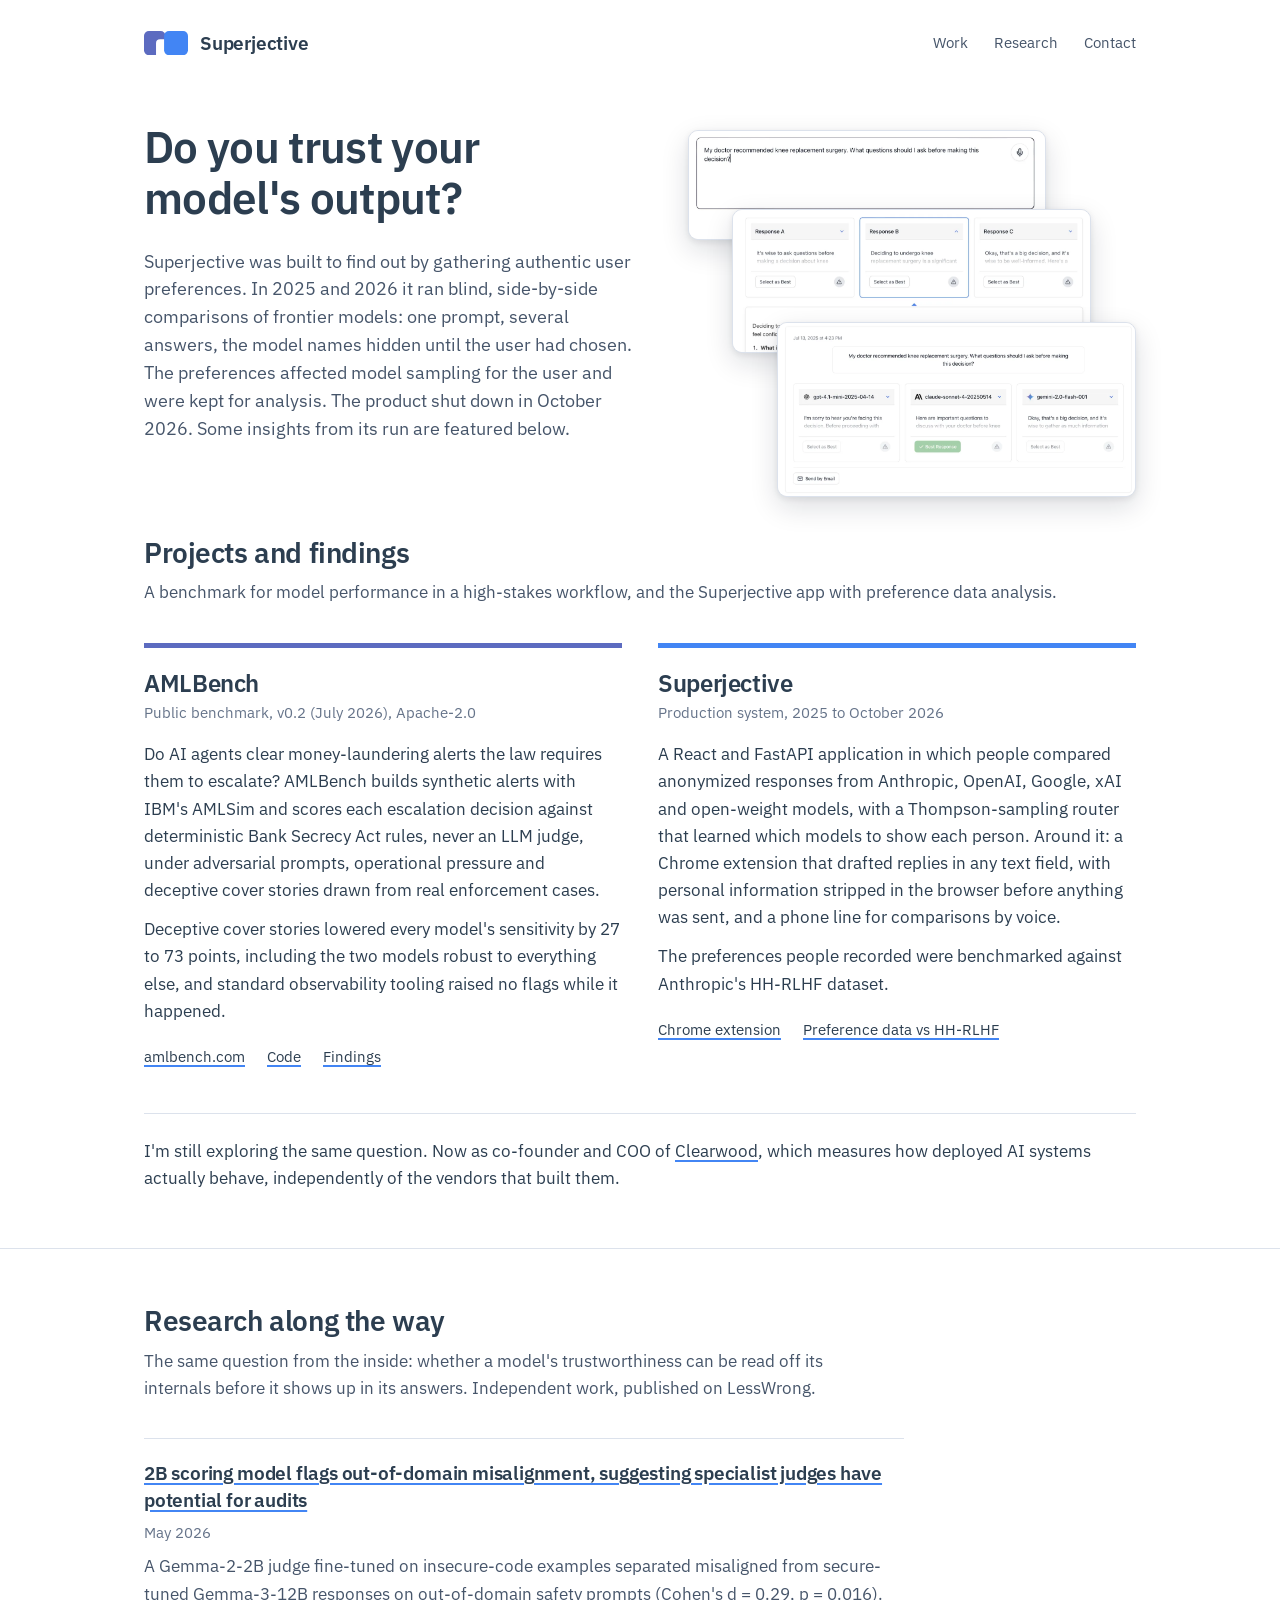
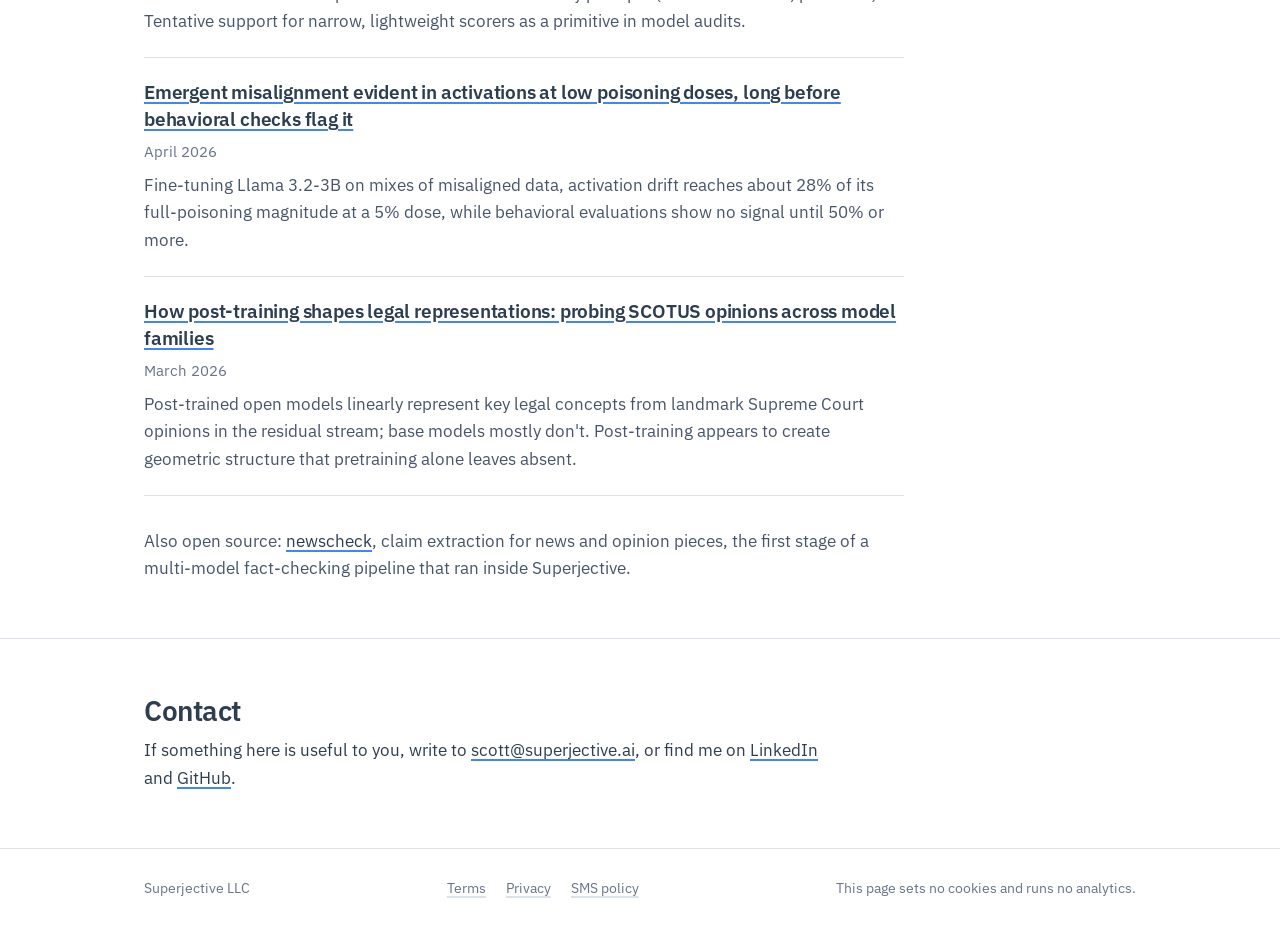
<file: index.html>
<!DOCTYPE html>
<html lang="en">
<head>
<meta charset="utf-8">
<meta name="viewport" content="width=device-width, initial-scale=1">
<title>Superjective</title>
<meta name="description" content="Superjective ran blind comparisons of frontier AI models in 2025 and 2026. The benchmark, research and production system that came out of it, and where the work continues.">
<link rel="canonical" href="https://superjective.ai/">

<meta property="og:type" content="website">
<meta property="og:site_name" content="Superjective">
<meta property="og:url" content="https://superjective.ai/">
<meta property="og:title" content="Superjective">
<meta property="og:description" content="Blind comparisons of frontier AI models, 2025–2026. The benchmark, research and production system that came out of it.">
<meta property="og:image" content="https://superjective.ai/assets/og-card.png">
<meta property="og:image:width" content="1200">
<meta property="og:image:height" content="630">
<meta property="og:image:alt" content="Superjective: blind comparisons of frontier AI models, 2025–2026.">
<meta name="twitter:card" content="summary_large_image">
<meta name="twitter:title" content="Superjective">
<meta name="twitter:description" content="Blind comparisons of frontier AI models, 2025–2026. The benchmark, research and production system that came out of it.">
<meta name="twitter:image" content="https://superjective.ai/assets/og-card.png">

<link rel="icon" href="/assets/favicon.svg" type="image/svg+xml">
<link rel="icon" href="/assets/favicon-32.png" sizes="32x32" type="image/png">
<link rel="apple-touch-icon" href="/assets/apple-touch-icon.png">

<link rel="preconnect" href="https://fonts.googleapis.com">
<link rel="preconnect" href="https://fonts.gstatic.com" crossorigin>
<link rel="stylesheet" href="https://fonts.googleapis.com/css2?family=IBM+Plex+Sans:ital,wght@0,400;0,500;0,600;1,400&display=swap">
<link rel="stylesheet" href="/assets/site.css?v=20261108">
</head>
<body>

<header class="site-header">
  <div class="wrap">
    <a class="brand" href="/">
      <svg class="mark" viewBox="0 0 344 189" aria-hidden="true" focusable="false"><rect width="168" height="189" rx="38" fill="#5C6BC0"/><rect x="94" y="64" width="120" height="160" rx="32" fill="#fff"/><rect x="157" width="187" height="189" rx="38" fill="#4285F4"/></svg>
      Superjective
    </a>
    <nav class="site-nav" aria-label="Sections">
      <a href="#work">Work</a>
      <a href="#research">Research</a>
      <a href="#contact">Contact</a>
    </nav>
  </div>
</header>

<main>
  <div class="hero">
    <div class="wrap">
      <div>
        <h1>Do you trust your model's output?</h1>
        <p class="lede">Superjective was built to find out by gathering authentic user preferences. In 2025 and 2026 it ran blind, side-by-side comparisons of frontier models: one prompt, several answers, the model names hidden until the user had chosen. The preferences affected model sampling for the user and were kept for analysis. The product shut down in October 2026. Some insights from its run are featured below.</p>
      </div>
      <figure class="stack">
        <picture>
          <source srcset="/assets/hero-1-prompt.webp" type="image/webp">
          <img src="/assets/hero-1-prompt.png" width="1200" height="362" alt="Step one: a question typed into Superjective. My doctor recommended knee replacement surgery. What questions should I ask before making this decision? A blue Generate Responses button sits below." loading="eager">
        </picture>
        <picture>
          <source srcset="/assets/hero-2-compare.webp" type="image/webp">
          <img src="/assets/hero-2-compare.png" width="1200" height="480" alt="Step two: three anonymous answers labelled Response A, B and C side by side, each with a Select as Best button. Response B is open below." loading="eager">
        </picture>
        <picture>
          <source srcset="/assets/hero-3-reveal.webp" type="image/webp">
          <img src="/assets/hero-3-reveal.png" width="1200" height="583" alt="Step three: the same three answers with the model names revealed, gpt-4.1-mini, claude-sonnet-4 and gemini-2.0-flash. The middle answer is marked Best Response in green." loading="eager">
        </picture>
      </figure>
    </div>
  </div>

  <section id="work">
    <div class="wrap">
      <h2>Projects and findings</h2>
      <p class="intro">A benchmark for model performance in a high-stakes workflow, and the Superjective app with preference data analysis.</p>
      <div class="work">
        <div class="block">
          <h3>AMLBench</h3>
          <p class="meta">Public benchmark, v0.2 (July 2026), Apache-2.0</p>
          <p>Do AI agents clear money-laundering alerts the law requires them to escalate? AMLBench builds synthetic alerts with IBM's AMLSim and scores each escalation decision against deterministic Bank Secrecy Act rules, never an LLM judge, under adversarial prompts, operational pressure and deceptive cover stories drawn from real enforcement cases.</p>
          <p>Deceptive cover stories lowered every model's sensitivity by 27 to 73 points, including the two models robust to everything else, and standard observability tooling raised no flags while it happened.</p>
          <p class="links">
            <a href="https://amlbench.com">amlbench.com</a>
            <a href="https://github.com/burnssa/amlbench">Code</a>
            <a href="https://github.com/burnssa/amlbench/blob/master/docs/AMLBENCH_FINDINGS.md">Findings</a>
          </p>
        </div>
        <div class="block blue">
          <h3>Superjective</h3>
          <p class="meta">Production system, 2025 to October 2026</p>
          <p>A React and FastAPI application in which people compared anonymized responses from Anthropic, OpenAI, Google, xAI and open-weight models, with a Thompson-sampling router that learned which models to show each person. Around it: a Chrome extension that drafted replies in any text field, with personal information stripped in the browser before anything was sent, and a phone line for comparisons by voice.</p>
          <p>The preferences people recorded were benchmarked against Anthropic's HH-RLHF dataset.</p>
          <p class="links">
            <a href="https://github.com/burnssa/superjective-extension">Chrome extension</a>
            <a href="https://github.com/burnssa/ai-alignment-research/tree/master/naturalistic-dpo-experiment">Preference data vs HH-RLHF</a>
          </p>
        </div>
      </div>
      <div class="now">
        <p>I'm still exploring the same question. Now as co-founder and COO of <a href="https://clearwood.ai">Clearwood</a>, which measures how deployed AI systems actually behave, independently of the vendors that built them.</p>
      </div>
    </div>
  </section>

  <section id="research">
    <div class="wrap">
      <h2>Research along the way</h2>
      <p class="intro">The same question from the inside: whether a model's trustworthiness can be read off its internals before it shows up in its answers. Independent work, published on LessWrong.</p>
      <ul class="posts">
        <li>
          <a class="title" href="https://www.lesswrong.com/posts/Bh4pBdAQfgoJ7CFoP/2b-scoring-model-flags-out-of-domain-misalignment-suggesting">2B scoring model flags out-of-domain misalignment, suggesting specialist judges have potential for audits</a>
          <p class="where">May 2026</p>
          <p class="what">A Gemma-2-2B judge fine-tuned on insecure-code examples separated misaligned from secure-tuned Gemma-3-12B responses on out-of-domain safety prompts (Cohen's d = 0.29, p = 0.016). Tentative support for narrow, lightweight scorers as a primitive in model audits.</p>
        </li>
        <li>
          <a class="title" href="https://www.lesswrong.com/posts/cN3n2HDNkf4Bterxx/emergent-misalignment-evident-in-activations-at-low">Emergent misalignment evident in activations at low poisoning doses, long before behavioral checks flag it</a>
          <p class="where">April 2026</p>
          <p class="what">Fine-tuning Llama 3.2-3B on mixes of misaligned data, activation drift reaches about 28% of its full-poisoning magnitude at a 5% dose, while behavioral evaluations show no signal until 50% or more.</p>
        </li>
        <li>
          <a class="title" href="https://www.lesswrong.com/posts/52eFBikdqDMXT2tph/how-post-training-shapes-legal-representations-probing">How post-training shapes legal representations: probing SCOTUS opinions across model families</a>
          <p class="where">March 2026</p>
          <p class="what">Post-trained open models linearly represent key legal concepts from landmark Supreme Court opinions in the residual stream; base models mostly don't. Post-training appears to create geometric structure that pretraining alone leaves absent.</p>
        </li>
      </ul>
      <p class="also">Also open source: <a href="https://github.com/burnssa/newscheck">newscheck</a>, claim extraction for news and opinion pieces, the first stage of a multi-model fact-checking pipeline that ran inside Superjective.</p>
    </div>
  </section>

  <section id="contact" class="contact">
    <div class="wrap">
      <h2>Contact</h2>
      <p>If something here is useful to you, write to <a href="mailto:scott@superjective.ai">scott@superjective.ai</a>, or find me on <a href="https://www.linkedin.com/in/burnssa">LinkedIn</a> and <a href="https://github.com/burnssa">GitHub</a>.</p>
    </div>
  </section>
</main>

<footer class="site-footer">
  <div class="wrap">
    <span>Superjective LLC</span>
    <nav aria-label="Legal">
      <a href="/terms/">Terms</a>
      <a href="/privacy/">Privacy</a>
      <a href="/sms-policy/">SMS policy</a>
    </nav>
    <span>This page sets no cookies and runs no analytics.</span>
  </div>
</footer>

</body>
</html>
</file>
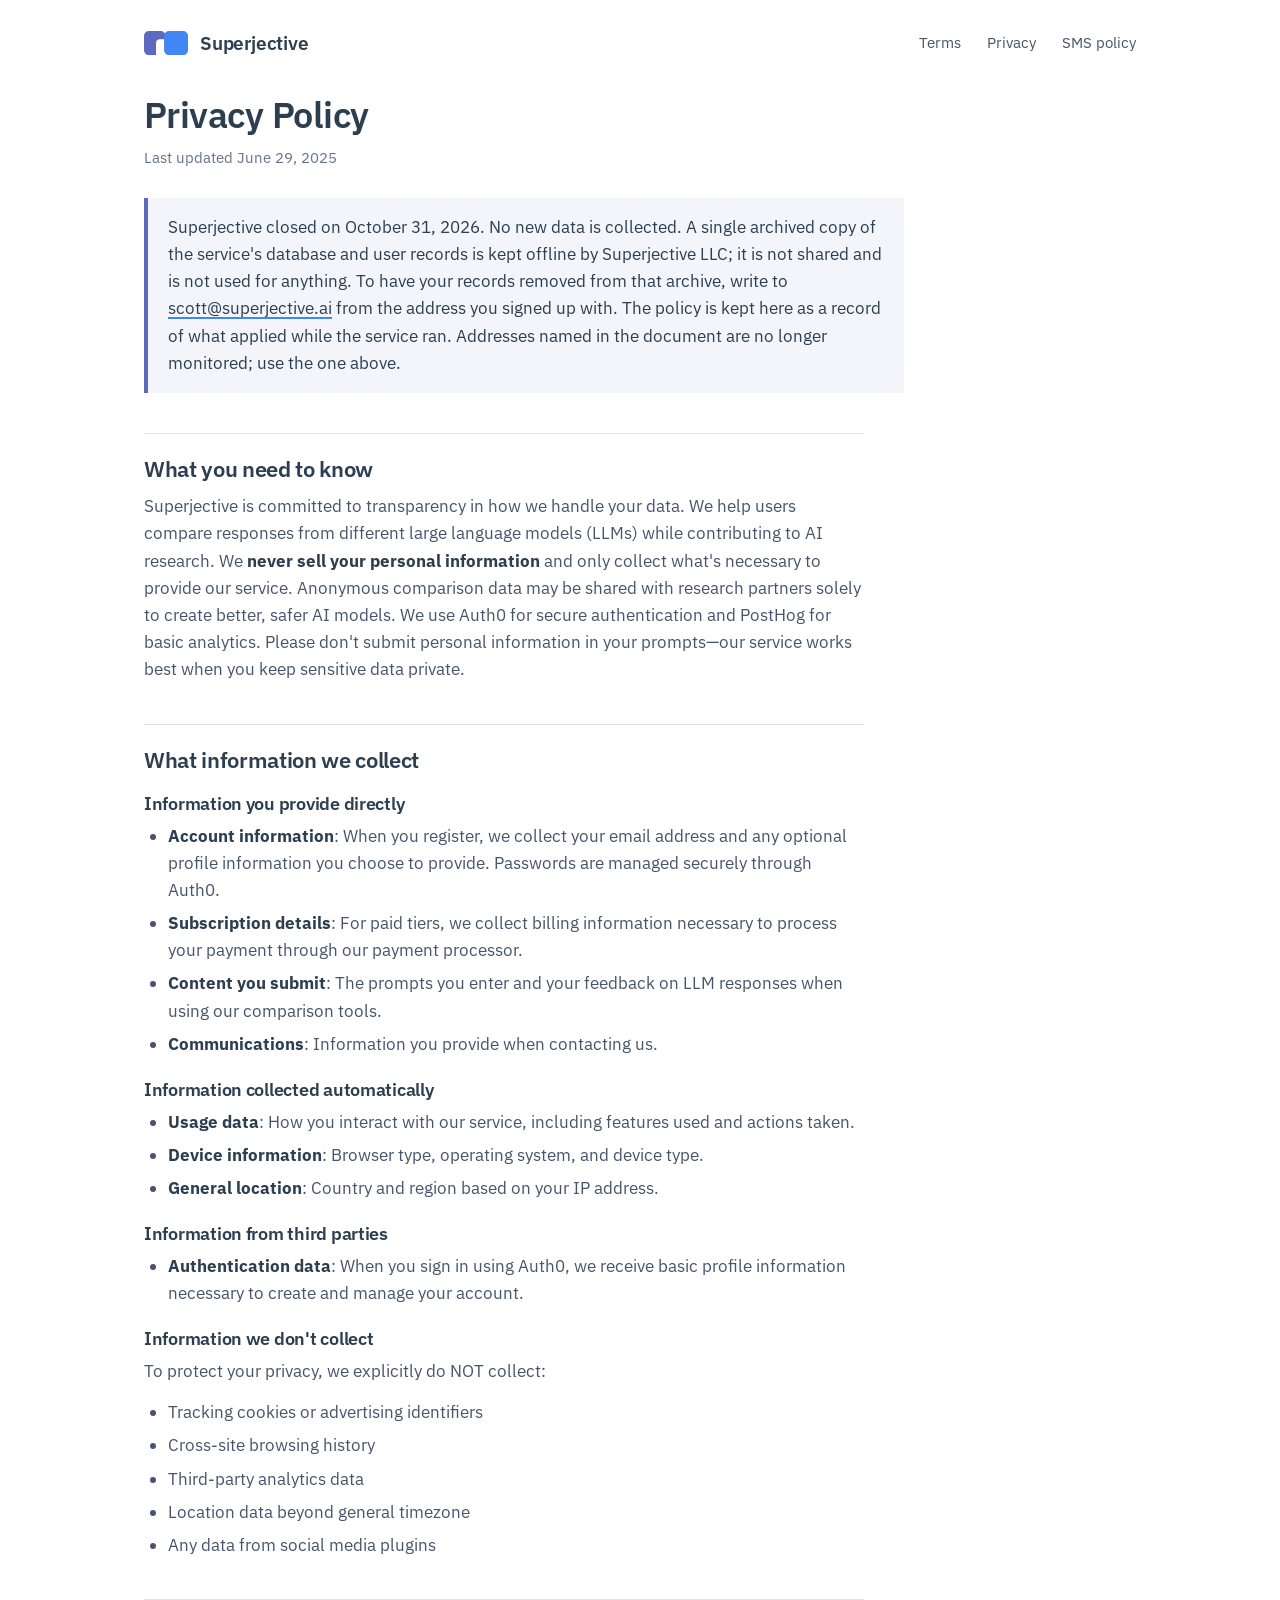
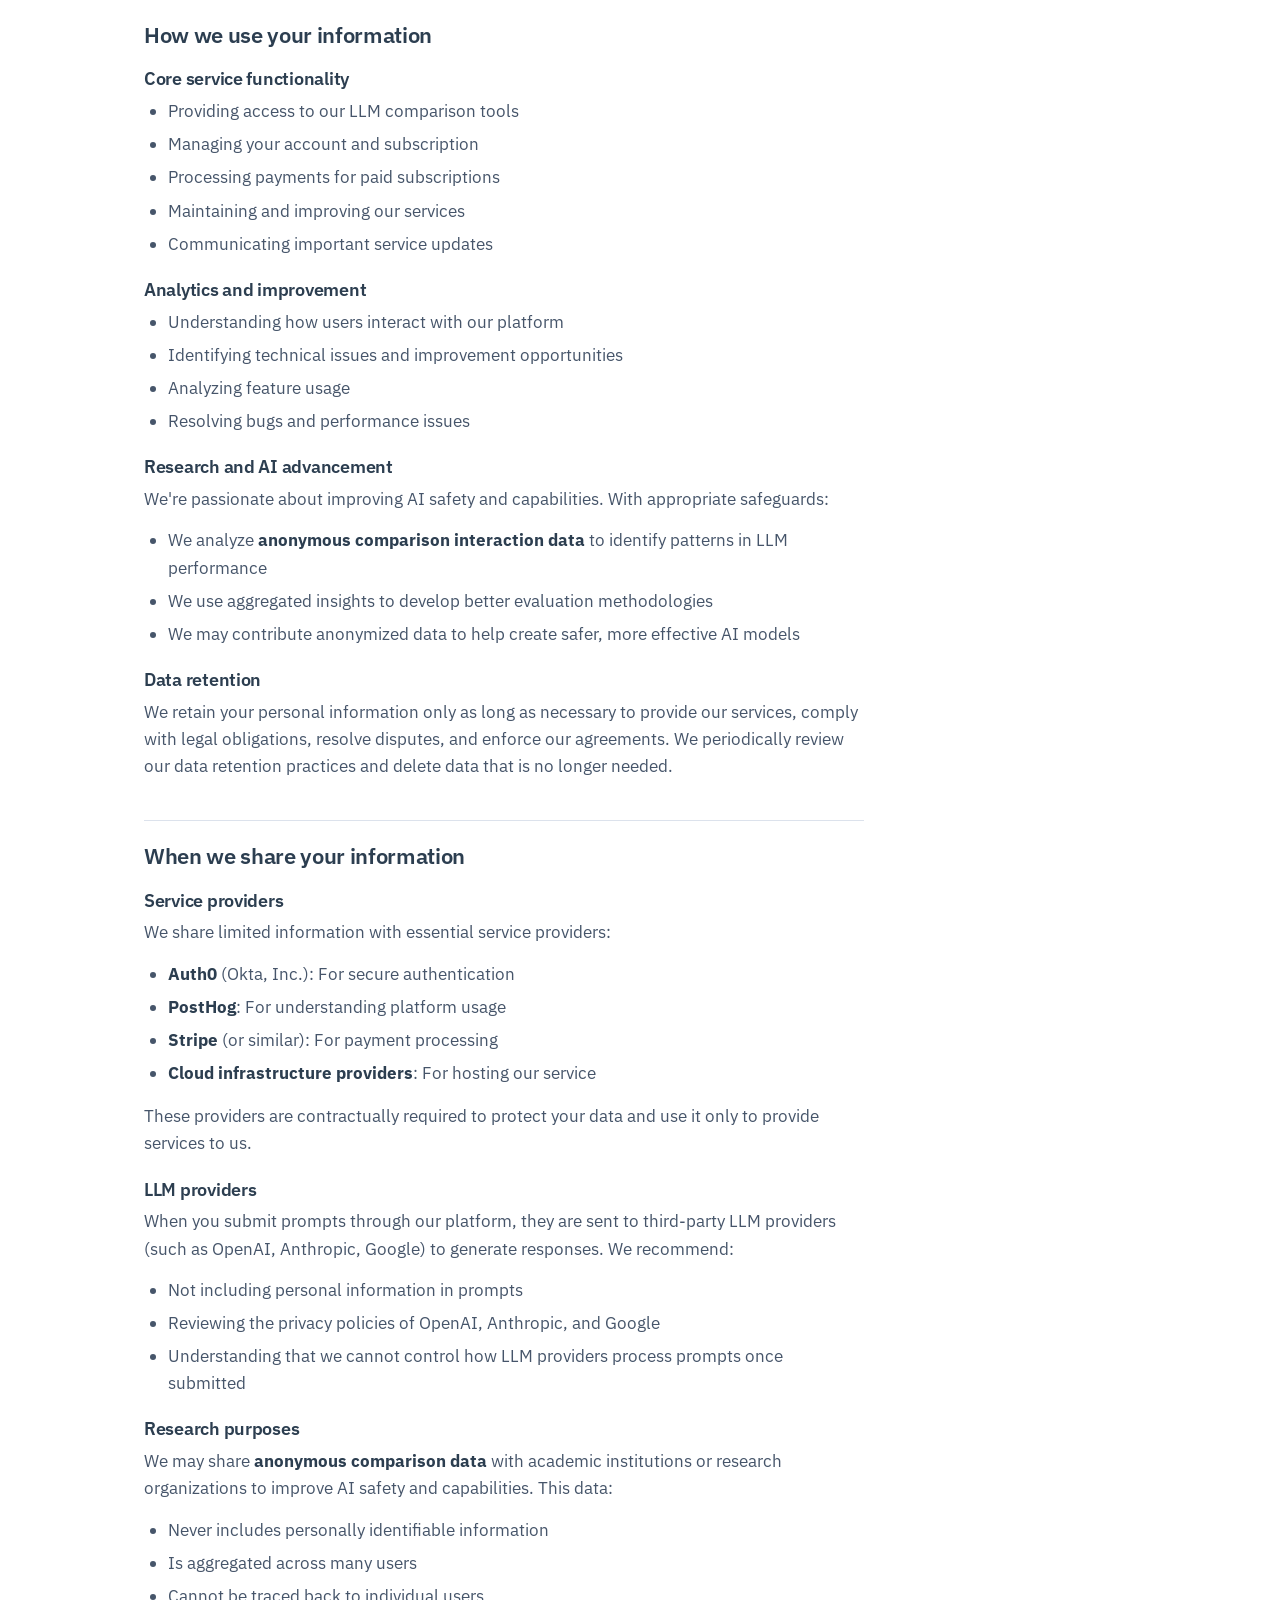
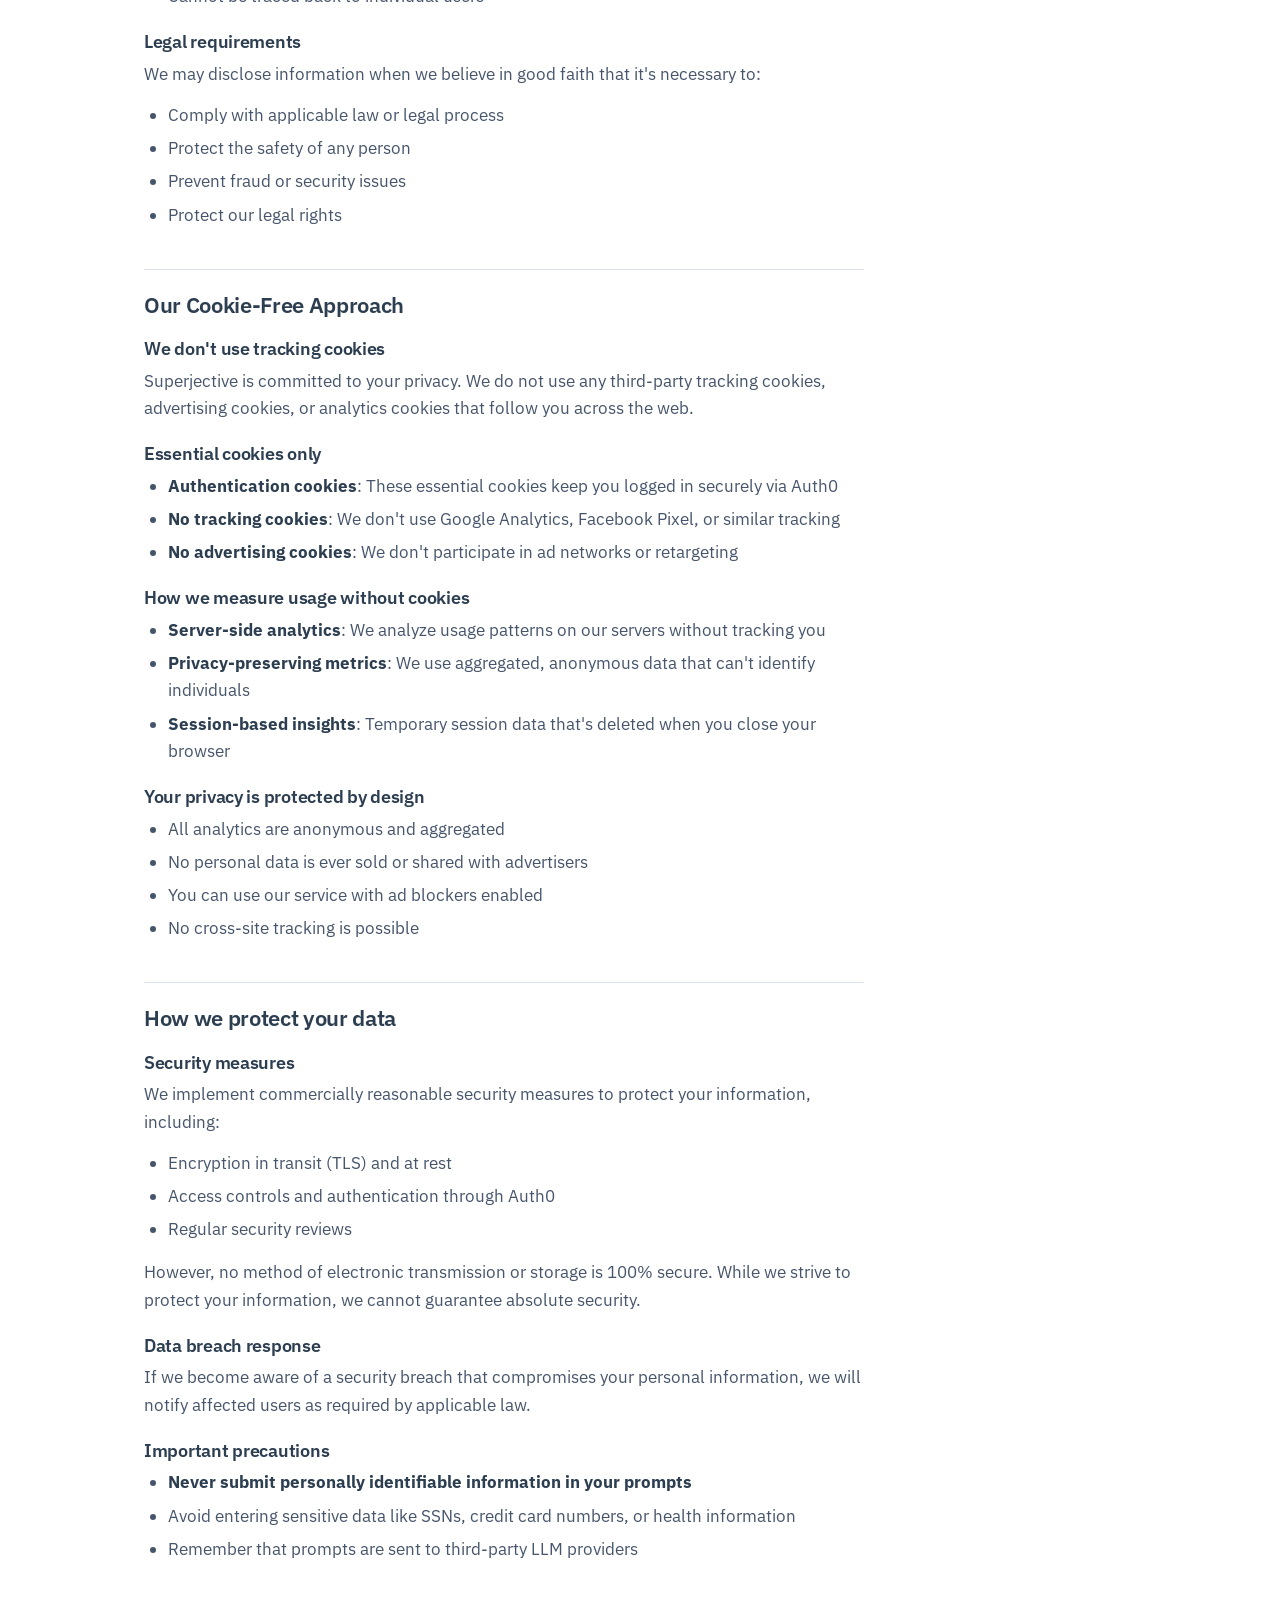
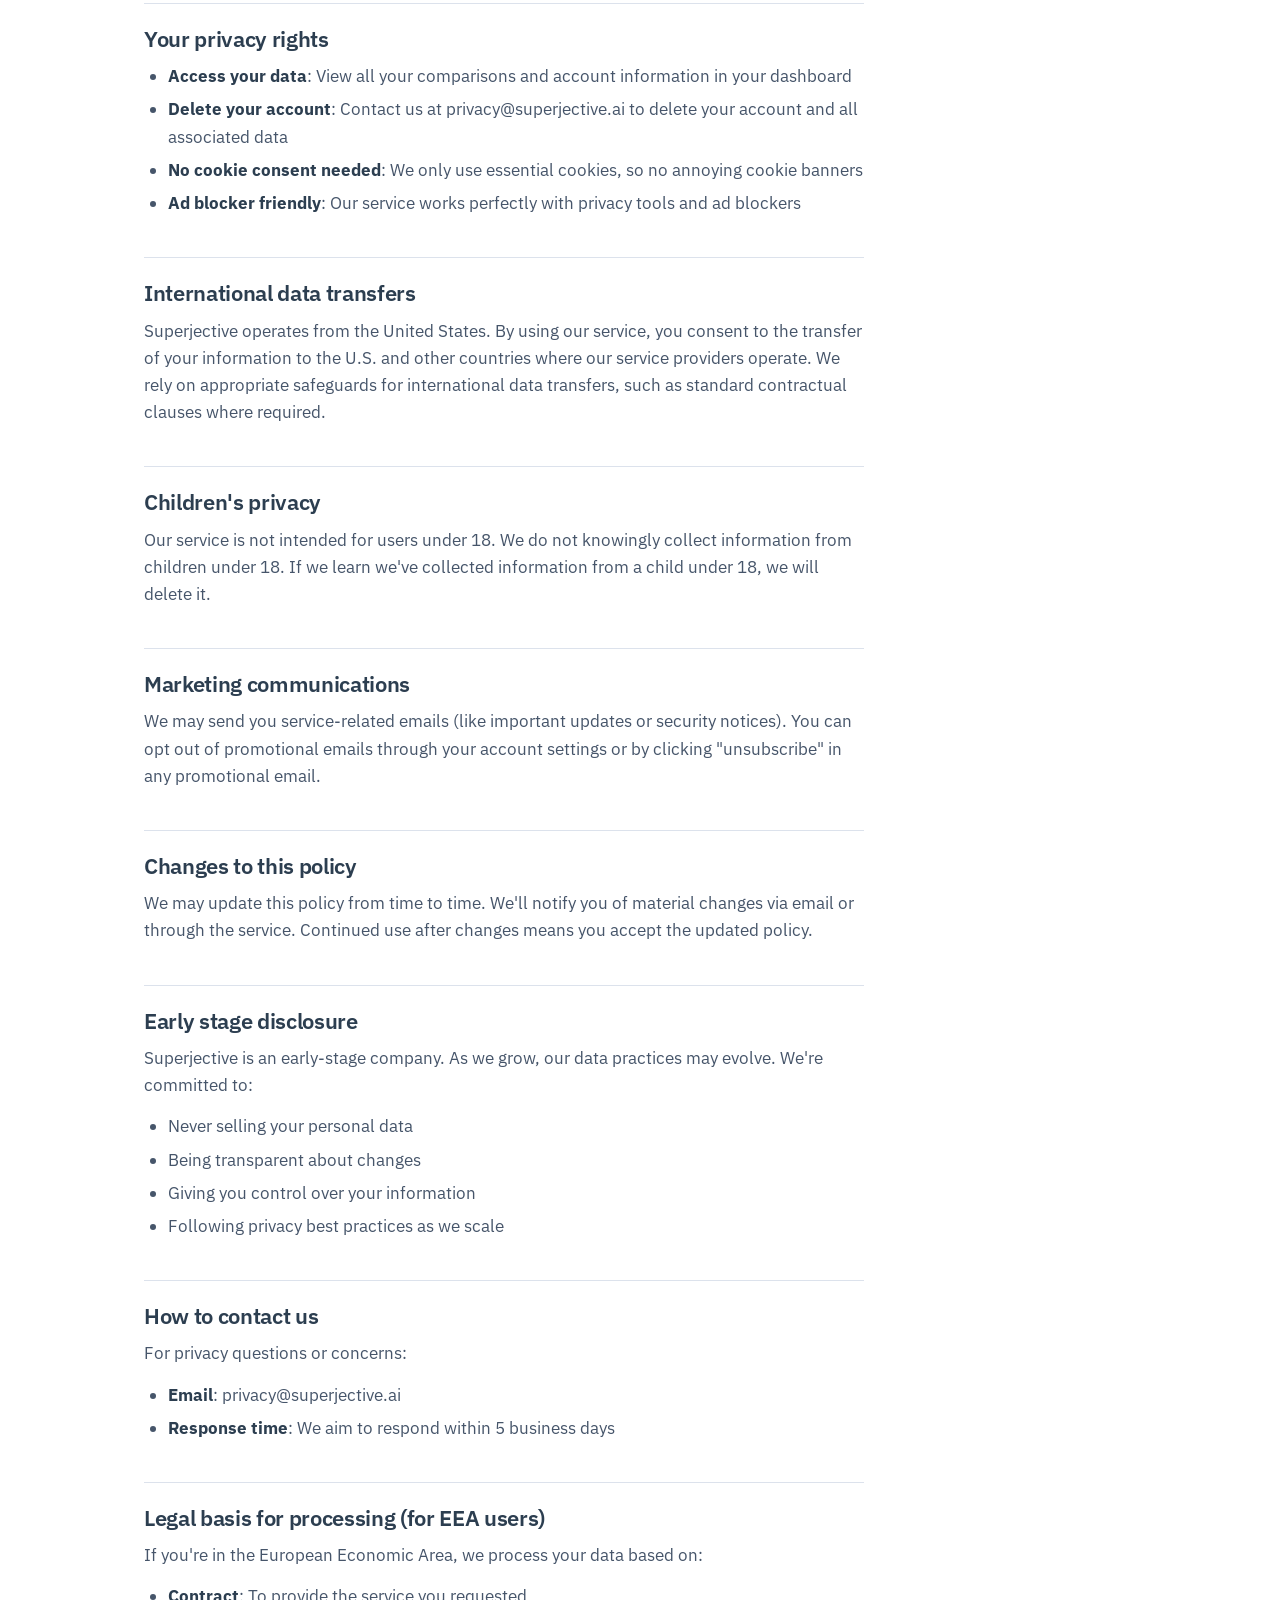
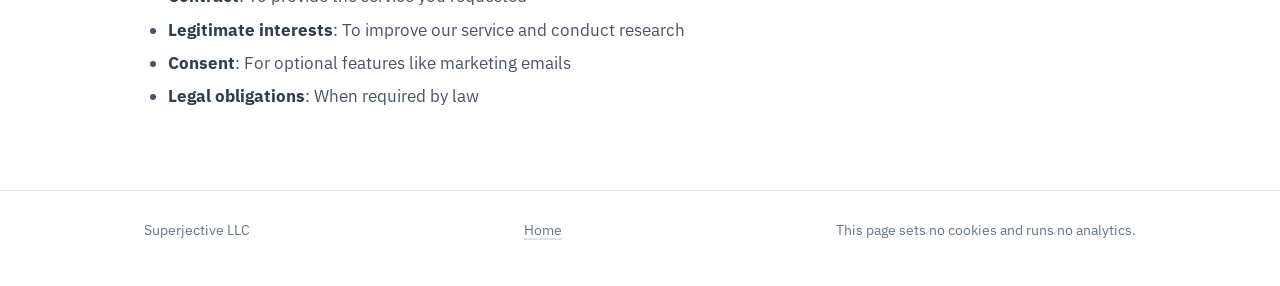
<file: privacy/index.html>
<!DOCTYPE html>
<html lang="en">
<head>
<meta charset="utf-8">
<meta name="viewport" content="width=device-width, initial-scale=1">
<title>Privacy Policy · Superjective</title>
<meta name="description" content="Privacy Policy for Superjective, kept as a record after the service closed in October 2026.">
<meta name="robots" content="noindex, follow">
<link rel="canonical" href="https://superjective.ai/privacy/">
<link rel="icon" href="/assets/favicon.svg" type="image/svg+xml">
<link rel="icon" href="/assets/favicon-32.png" sizes="32x32" type="image/png">
<link rel="apple-touch-icon" href="/assets/apple-touch-icon.png">
<link rel="preconnect" href="https://fonts.googleapis.com">
<link rel="preconnect" href="https://fonts.gstatic.com" crossorigin>
<link rel="stylesheet" href="https://fonts.googleapis.com/css2?family=IBM+Plex+Sans:ital,wght@0,400;0,500;0,600;1,400&display=swap">
<link rel="stylesheet" href="/assets/site.css?v=20261108">
</head>
<body>

<header class="site-header">
  <div class="wrap">
    <a class="brand" href="/">
      <svg class="mark" viewBox="0 0 344 189" aria-hidden="true" focusable="false"><rect width="168" height="189" rx="38" fill="#5C6BC0"/><rect x="94" y="64" width="120" height="160" rx="32" fill="#fff"/><rect x="157" width="187" height="189" rx="38" fill="#4285F4"/></svg>
      Superjective
    </a>
    <nav class="site-nav" aria-label="Legal">
      <a href="/terms/">Terms</a>
      <a href="/privacy/">Privacy</a>
      <a href="/sms-policy/">SMS policy</a>
    </nav>
  </div>
</header>

<main class="legal">
  <div class="wrap">
    <h1>Privacy Policy</h1>
    <p class="updated">Last updated June 29, 2025</p>
    <div class="notice"><p>Superjective closed on October 31, 2026. No new data is collected. A single archived copy of the service's database and user records is kept offline by Superjective LLC; it is not shared and is not used for anything. To have your records removed from that archive, write to <a href="mailto:scott@superjective.ai">scott@superjective.ai</a> from the address you signed up with. The policy is kept here as a record of what applied while the service ran. Addresses named in the document are no longer monitored; use the one above.</p></div>
    <article>
<section>
    <h2>What you need to know</h2>
    <p>Superjective is committed to transparency in how we handle your data. We help users compare responses from different large language models (LLMs) while contributing to AI research. We <strong>never sell your personal information</strong> and only collect what's necessary to provide our service. Anonymous comparison data may be shared with research partners solely to create better, safer AI models. We use Auth0 for secure authentication and PostHog for basic analytics. Please don't submit personal information in your prompts—our service works best when you keep sensitive data private.</p>
  </section>

  <section>
    <h2>What information we collect</h2>
    
    <h3>Information you provide directly</h3>
    <ul>
      <li><strong>Account information</strong>: When you register, we collect your email address and any optional profile information you choose to provide. Passwords are managed securely through Auth0.</li>
      <li><strong>Subscription details</strong>: For paid tiers, we collect billing information necessary to process your payment through our payment processor.</li>
      <li><strong>Content you submit</strong>: The prompts you enter and your feedback on LLM responses when using our comparison tools.</li>
      <li><strong>Communications</strong>: Information you provide when contacting us.</li>
    </ul>

    <h3>Information collected automatically</h3>
    <ul>
      <li><strong>Usage data</strong>: How you interact with our service, including features used and actions taken.</li>
      <li><strong>Device information</strong>: Browser type, operating system, and device type.</li>
      <li><strong>General location</strong>: Country and region based on your IP address.</li>
    </ul>

    <h3>Information from third parties</h3>
    <ul>
      <li><strong>Authentication data</strong>: When you sign in using Auth0, we receive basic profile information necessary to create and manage your account.</li>
    </ul>

    <h3>Information we don't collect</h3>
    <p>To protect your privacy, we explicitly do NOT collect:</p>
    <ul>
      <li>Tracking cookies or advertising identifiers</li>
      <li>Cross-site browsing history</li>
      <li>Third-party analytics data</li>
      <li>Location data beyond general timezone</li>
      <li>Any data from social media plugins</li>
    </ul>
  </section>

  <section>
    <h2>How we use your information</h2>
    
    <h3>Core service functionality</h3>
    <ul>
      <li>Providing access to our LLM comparison tools</li>
      <li>Managing your account and subscription</li>
      <li>Processing payments for paid subscriptions</li>
      <li>Maintaining and improving our services</li>
      <li>Communicating important service updates</li>
    </ul>

    <h3>Analytics and improvement</h3>
    <ul>
      <li>Understanding how users interact with our platform</li>
      <li>Identifying technical issues and improvement opportunities</li>
      <li>Analyzing feature usage</li>
      <li>Resolving bugs and performance issues</li>
    </ul>

    <h3>Research and AI advancement</h3>
    <p>We're passionate about improving AI safety and capabilities. With appropriate safeguards:</p>
    <ul>
      <li>We analyze <strong>anonymous comparison interaction data</strong> to identify patterns in LLM performance</li>
      <li>We use aggregated insights to develop better evaluation methodologies</li>
      <li>We may contribute anonymized data to help create safer, more effective AI models</li>
    </ul>

    <h3>Data retention</h3>
    <p>We retain your personal information only as long as necessary to provide our services, comply with legal obligations, resolve disputes, and enforce our agreements. We periodically review our data retention practices and delete data that is no longer needed.</p>
  </section>

  <section>
    <h2>When we share your information</h2>
    
    <h3>Service providers</h3>
    <p>We share limited information with essential service providers:</p>
    <ul>
      <li><strong>Auth0</strong> (Okta, Inc.): For secure authentication</li>
      <li><strong>PostHog</strong>: For understanding platform usage</li>
      <li><strong>Stripe</strong> (or similar): For payment processing</li>
      <li><strong>Cloud infrastructure providers</strong>: For hosting our service</li>
    </ul>
    <p>These providers are contractually required to protect your data and use it only to provide services to us.</p>

    <h3>LLM providers</h3>
    <p>When you submit prompts through our platform, they are sent to third-party LLM providers (such as OpenAI, Anthropic, Google) to generate responses. We recommend:</p>
    <ul>
      <li>Not including personal information in prompts</li>
      <li>Reviewing the privacy policies of OpenAI, Anthropic, and Google</li>
      <li>Understanding that we cannot control how LLM providers process prompts once submitted</li>
    </ul>

    <h3>Research purposes</h3>
    <p>We may share <strong>anonymous comparison data</strong> with academic institutions or research organizations to improve AI safety and capabilities. This data:</p>
    <ul>
      <li>Never includes personally identifiable information</li>
      <li>Is aggregated across many users</li>
      <li>Cannot be traced back to individual users</li>
    </ul>

    <h3>Legal requirements</h3>
    <p>We may disclose information when we believe in good faith that it's necessary to:</p>
    <ul>
      <li>Comply with applicable law or legal process</li>
      <li>Protect the safety of any person</li>
      <li>Prevent fraud or security issues</li>
      <li>Protect our legal rights</li>
    </ul>
  </section>

  <section>
    <h2>Our Cookie-Free Approach</h2>
    
    <h3>We don't use tracking cookies</h3>
    <p>Superjective is committed to your privacy. We do not use any third-party tracking cookies, advertising cookies, or analytics cookies that follow you across the web.</p>

    <h3>Essential cookies only</h3>
    <ul>
      <li><strong>Authentication cookies</strong>: These essential cookies keep you logged in securely via Auth0</li>
      <li><strong>No tracking cookies</strong>: We don't use Google Analytics, Facebook Pixel, or similar tracking</li>
      <li><strong>No advertising cookies</strong>: We don't participate in ad networks or retargeting</li>
    </ul>

    <h3>How we measure usage without cookies</h3>
    <ul>
      <li><strong>Server-side analytics</strong>: We analyze usage patterns on our servers without tracking you</li>
      <li><strong>Privacy-preserving metrics</strong>: We use aggregated, anonymous data that can't identify individuals</li>
      <li><strong>Session-based insights</strong>: Temporary session data that's deleted when you close your browser</li>
    </ul>

    <h3>Your privacy is protected by design</h3>
    <ul>
      <li>All analytics are anonymous and aggregated</li>
      <li>No personal data is ever sold or shared with advertisers</li>
      <li>You can use our service with ad blockers enabled</li>
      <li>No cross-site tracking is possible</li>
    </ul>
  </section>

  <section>
    <h2>How we protect your data</h2>
    
    <h3>Security measures</h3>
    <p>We implement commercially reasonable security measures to protect your information, including:</p>
    <ul>
      <li>Encryption in transit (TLS) and at rest</li>
      <li>Access controls and authentication through Auth0</li>
      <li>Regular security reviews</li>
    </ul>
    <p>However, no method of electronic transmission or storage is 100% secure. While we strive to protect your information, we cannot guarantee absolute security.</p>

    <h3>Data breach response</h3>
    <p>If we become aware of a security breach that compromises your personal information, we will notify affected users as required by applicable law.</p>

    <h3>Important precautions</h3>
    <ul>
      <li><strong>Never submit personally identifiable information in your prompts</strong></li>
      <li>Avoid entering sensitive data like SSNs, credit card numbers, or health information</li>
      <li>Remember that prompts are sent to third-party LLM providers</li>
    </ul>
  </section>

  <section>
    <h2>Your privacy rights</h2>
    
    <ul>
      <li><strong>Access your data</strong>: View all your comparisons and account information in your dashboard</li>
      <li><strong>Delete your account</strong>: Contact us at privacy@superjective.ai to delete your account and all associated data</li>
      <li><strong>No cookie consent needed</strong>: We only use essential cookies, so no annoying cookie banners</li>
      <li><strong>Ad blocker friendly</strong>: Our service works perfectly with privacy tools and ad blockers</li>
    </ul>
  </section>

  <section>
    <h2>International data transfers</h2>
    <p>Superjective operates from the United States. By using our service, you consent to the transfer of your information to the U.S. and other countries where our service providers operate. We rely on appropriate safeguards for international data transfers, such as standard contractual clauses where required.</p>
  </section>

  <section>
    <h2>Children's privacy</h2>
    <p>Our service is not intended for users under 18. We do not knowingly collect information from children under 18. If we learn we've collected information from a child under 18, we will delete it.</p>
  </section>

  <section>
    <h2>Marketing communications</h2>
    <p>We may send you service-related emails (like important updates or security notices). You can opt out of promotional emails through your account settings or by clicking "unsubscribe" in any promotional email.</p>
  </section>

  <section>
    <h2>Changes to this policy</h2>
    <p>We may update this policy from time to time. We'll notify you of material changes via email or through the service. Continued use after changes means you accept the updated policy.</p>
  </section>

  <section>
    <h2>Early stage disclosure</h2>
    <p>Superjective is an early-stage company. As we grow, our data practices may evolve. We're committed to:</p>
    <ul>
      <li>Never selling your personal data</li>
      <li>Being transparent about changes</li>
      <li>Giving you control over your information</li>
      <li>Following privacy best practices as we scale</li>
    </ul>
  </section>

  <section>
    <h2>How to contact us</h2>
    <p>For privacy questions or concerns:</p>
    <ul>
      <li><strong>Email</strong>: privacy@superjective.ai</li>
      <li><strong>Response time</strong>: We aim to respond within 5 business days</li>
    </ul>
  </section>

  <section>
    <h2>Legal basis for processing (for EEA users)</h2>
    <p>If you're in the European Economic Area, we process your data based on:</p>
    <ul>
      <li><strong>Contract</strong>: To provide the service you requested</li>
      <li><strong>Legitimate interests</strong>: To improve our service and conduct research</li>
      <li><strong>Consent</strong>: For optional features like marketing emails</li>
      <li><strong>Legal obligations</strong>: When required by law</li>
    </ul>
  </section>
    </article>
  </div>
</main>

<footer class="site-footer">
  <div class="wrap">
    <span>Superjective LLC</span>
    <nav aria-label="Site"><a href="/">Home</a></nav>
    <span>This page sets no cookies and runs no analytics.</span>
  </div>
</footer>

</body>
</html>
</file>
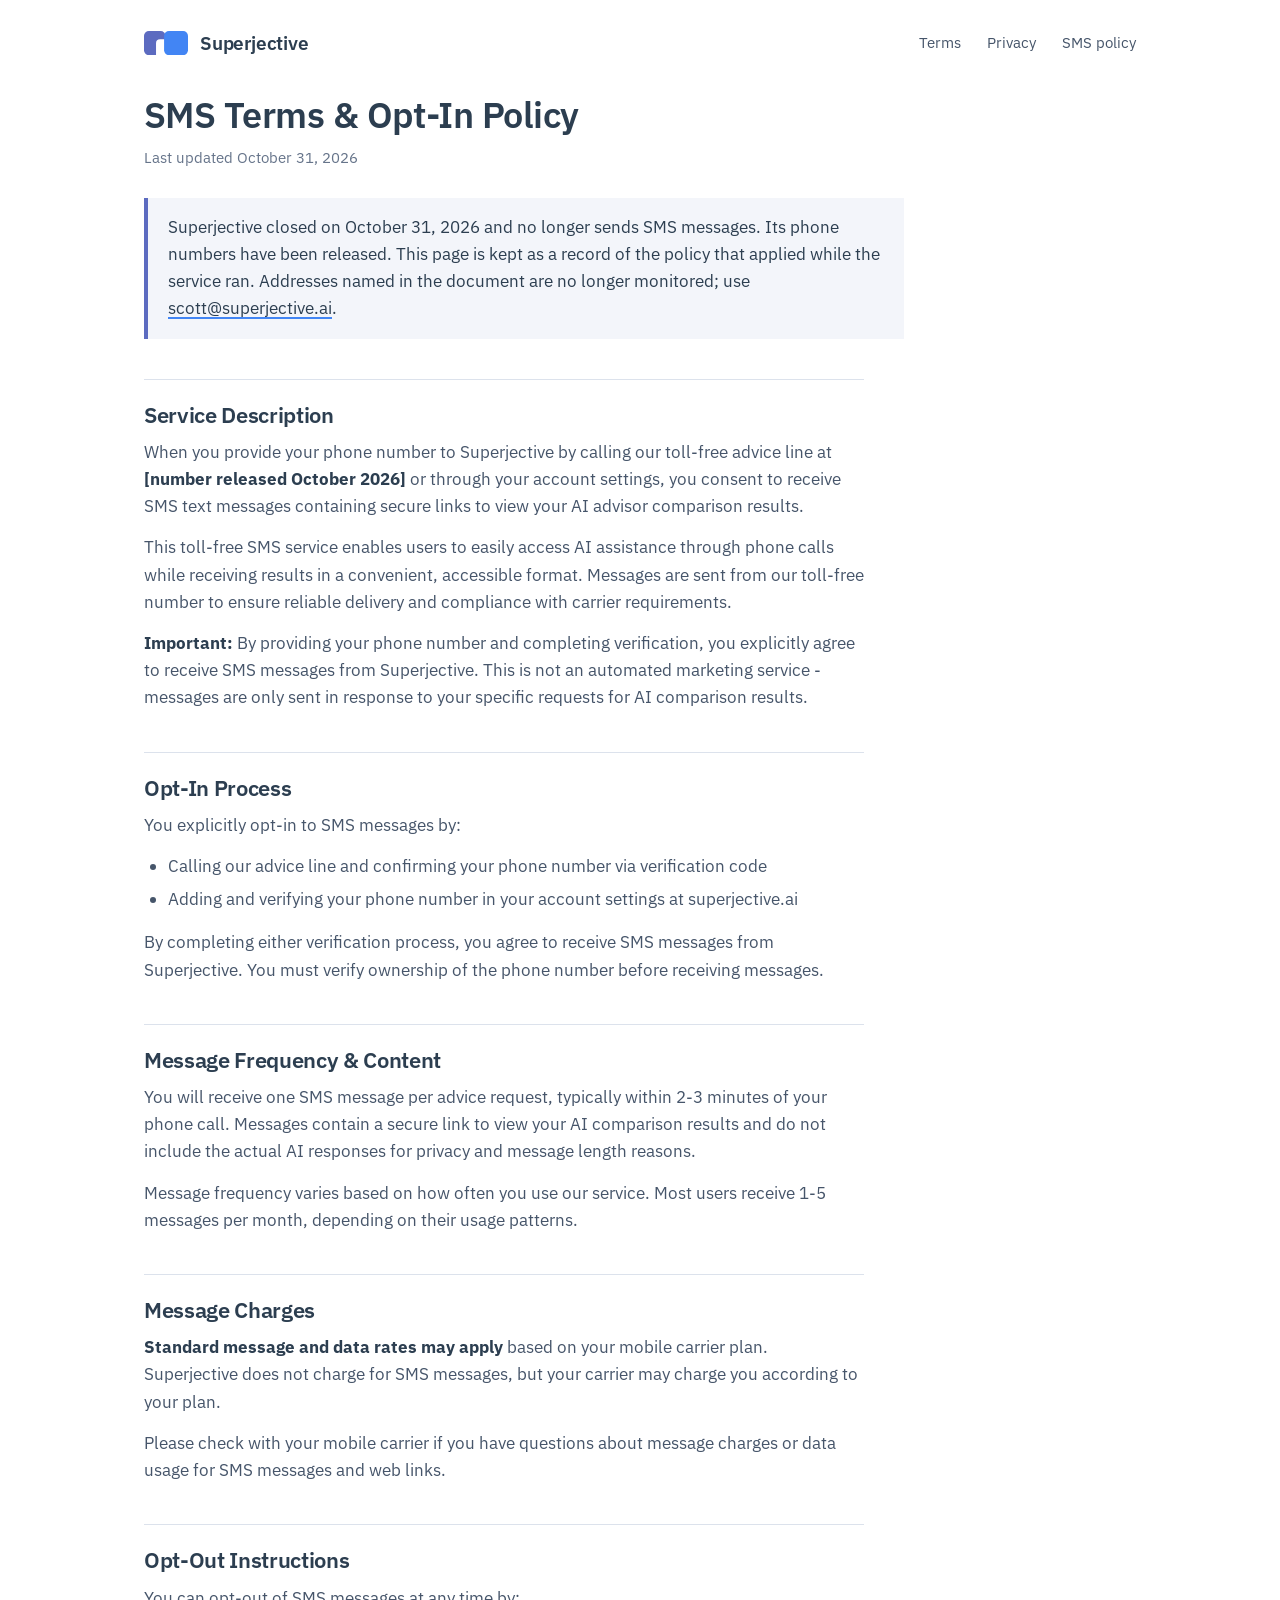
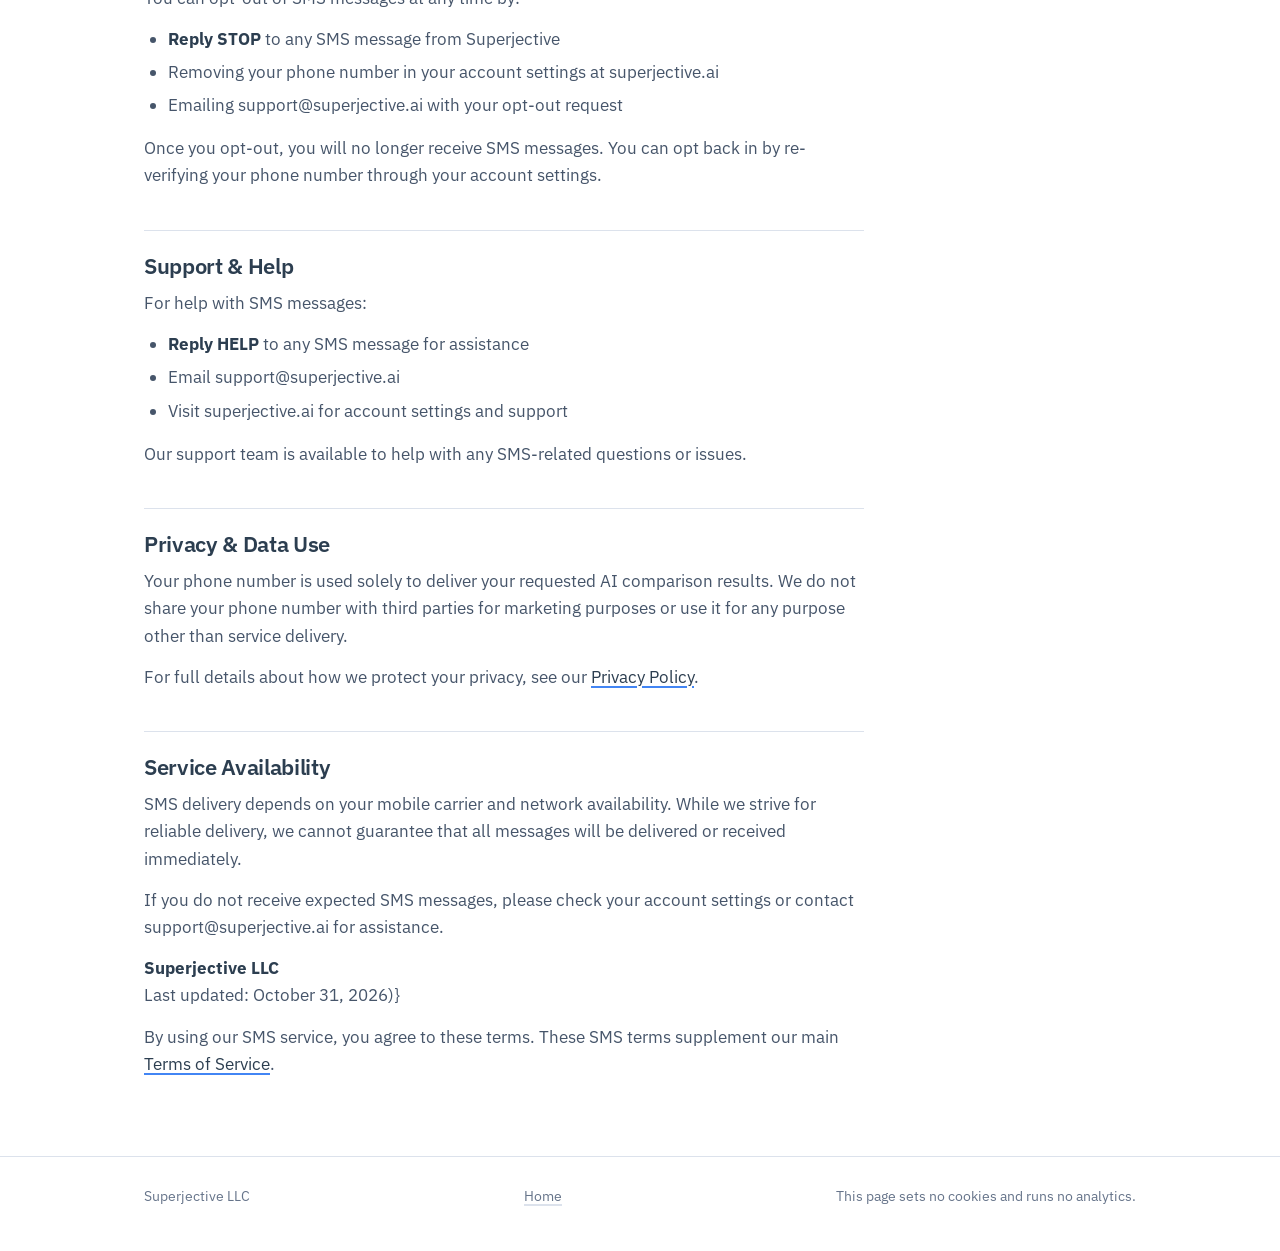
<file: sms-policy/index.html>
<!DOCTYPE html>
<html lang="en">
<head>
<meta charset="utf-8">
<meta name="viewport" content="width=device-width, initial-scale=1">
<title>SMS Terms &amp; Opt-In Policy · Superjective</title>
<meta name="description" content="SMS terms and opt-in policy for Superjective, kept as a record after the service closed in October 2026.">
<meta name="robots" content="noindex, follow">
<link rel="canonical" href="https://superjective.ai/sms-policy/">
<link rel="icon" href="/assets/favicon.svg" type="image/svg+xml">
<link rel="icon" href="/assets/favicon-32.png" sizes="32x32" type="image/png">
<link rel="apple-touch-icon" href="/assets/apple-touch-icon.png">
<link rel="preconnect" href="https://fonts.googleapis.com">
<link rel="preconnect" href="https://fonts.gstatic.com" crossorigin>
<link rel="stylesheet" href="https://fonts.googleapis.com/css2?family=IBM+Plex+Sans:ital,wght@0,400;0,500;0,600;1,400&display=swap">
<link rel="stylesheet" href="/assets/site.css?v=20261108">
</head>
<body>

<header class="site-header">
  <div class="wrap">
    <a class="brand" href="/">
      <svg class="mark" viewBox="0 0 344 189" aria-hidden="true" focusable="false"><rect width="168" height="189" rx="38" fill="#5C6BC0"/><rect x="94" y="64" width="120" height="160" rx="32" fill="#fff"/><rect x="157" width="187" height="189" rx="38" fill="#4285F4"/></svg>
      Superjective
    </a>
    <nav class="site-nav" aria-label="Legal">
      <a href="/terms/">Terms</a>
      <a href="/privacy/">Privacy</a>
      <a href="/sms-policy/">SMS policy</a>
    </nav>
  </div>
</header>

<main class="legal">
  <div class="wrap">
    <h1>SMS Terms &amp; Opt-In Policy</h1>
    <p class="updated">Last updated October 31, 2026</p>
    <div class="notice"><p>Superjective closed on October 31, 2026 and no longer sends SMS messages. Its phone numbers have been released. This page is kept as a record of the policy that applied while the service ran. Addresses named in the document are no longer monitored; use <a href="mailto:scott@superjective.ai">scott@superjective.ai</a>.</p></div>
    <article>
<section>
    <h2>Service Description</h2>
    <p>
      When you provide your phone number to Superjective by calling our toll-free advice line at 
      <strong> [number released October 2026]</strong> or through your account settings, you consent to receive SMS text 
      messages containing secure links to view your AI advisor comparison results.
    </p>
    <p>
      This toll-free SMS service enables users to easily access AI assistance through 
      phone calls while receiving results in a convenient, accessible format. Messages are sent from 
      our toll-free number to ensure reliable delivery and compliance with carrier requirements.
    </p>
    <p>
      <strong>Important:</strong> By providing your phone number and completing verification, you explicitly 
      agree to receive SMS messages from Superjective. This is not an automated marketing service - 
      messages are only sent in response to your specific requests for AI comparison results.
    </p>
  </section>

  <section>
    <h2>Opt-In Process</h2>
    <p>You explicitly opt-in to SMS messages by:</p>
    <ul>
      <li>Calling our advice line and confirming your phone number via verification code</li>
      <li>Adding and verifying your phone number in your account settings at superjective.ai</li>
    </ul>
    <p>
      By completing either verification process, you agree to receive SMS messages from Superjective. 
      You must verify ownership of the phone number before receiving messages.
    </p>
  </section>

  <section>
    <h2>Message Frequency & Content</h2>
    <p>
      You will receive one SMS message per advice request, typically within 2-3 minutes of your 
      phone call. Messages contain a secure link to view your AI comparison results and do not 
      include the actual AI responses for privacy and message length reasons.
    </p>
    <p>
      Message frequency varies based on how often you use our service. Most users receive 
      1-5 messages per month, depending on their usage patterns.
    </p>
  </section>

  <section>
    <h2>Message Charges</h2>
    <p>
      <strong>Standard message and data rates may apply</strong> based on your mobile carrier plan. 
      Superjective does not charge for SMS messages, but your carrier may charge you 
      according to your plan.
    </p>
    <p>
      Please check with your mobile carrier if you have questions about message charges 
      or data usage for SMS messages and web links.
    </p>
  </section>

  <section>
    <h2>Opt-Out Instructions</h2>
    <p>
      You can opt-out of SMS messages at any time by:
    </p>
    <ul>
      <li><strong>Reply STOP</strong> to any SMS message from Superjective</li>
      <li>Removing your phone number in your account settings at superjective.ai</li>
      <li>Emailing support@superjective.ai with your opt-out request</li>
    </ul>
    <p>
      Once you opt-out, you will no longer receive SMS messages. You can opt back in 
      by re-verifying your phone number through your account settings.
    </p>
  </section>

  <section>
    <h2>Support & Help</h2>
    <p>
      For help with SMS messages:
    </p>
    <ul>
      <li><strong>Reply HELP</strong> to any SMS message for assistance</li>
      <li>Email support@superjective.ai</li>
      <li>Visit superjective.ai for account settings and support</li>
    </ul>
    <p>
      Our support team is available to help with any SMS-related questions or issues.
    </p>
  </section>

  <section>
    <h2>Privacy & Data Use</h2>
    <p>
      Your phone number is used solely to deliver your requested AI comparison results. 
      We do not share your phone number with third parties for marketing purposes or 
      use it for any purpose other than service delivery.
    </p>
    <p>
      For full details about how we protect your privacy, see our 
      <a href="/privacy/">Privacy Policy</a>.
    </p>
  </section>

  <section>
    <h2>Service Availability</h2>
    <p>
      SMS delivery depends on your mobile carrier and network availability. While we strive 
      for reliable delivery, we cannot guarantee that all messages will be delivered or 
      received immediately.
    </p>
    <p>
      If you do not receive expected SMS messages, please check your account settings 
      or contact support@superjective.ai for assistance.
    </p>
  </section>

  <section>
    <p>
      <strong>Superjective LLC</strong><br>
      Last updated: October 31, 2026)}<br>
    </p>
    <p>
      By using our SMS service, you agree to these terms. These SMS terms supplement 
      our main <a href="/terms/">Terms of Service</a>.
    </p>
  </section>
    </article>
  </div>
</main>

<footer class="site-footer">
  <div class="wrap">
    <span>Superjective LLC</span>
    <nav aria-label="Site"><a href="/">Home</a></nav>
    <span>This page sets no cookies and runs no analytics.</span>
  </div>
</footer>

</body>
</html>
</file>
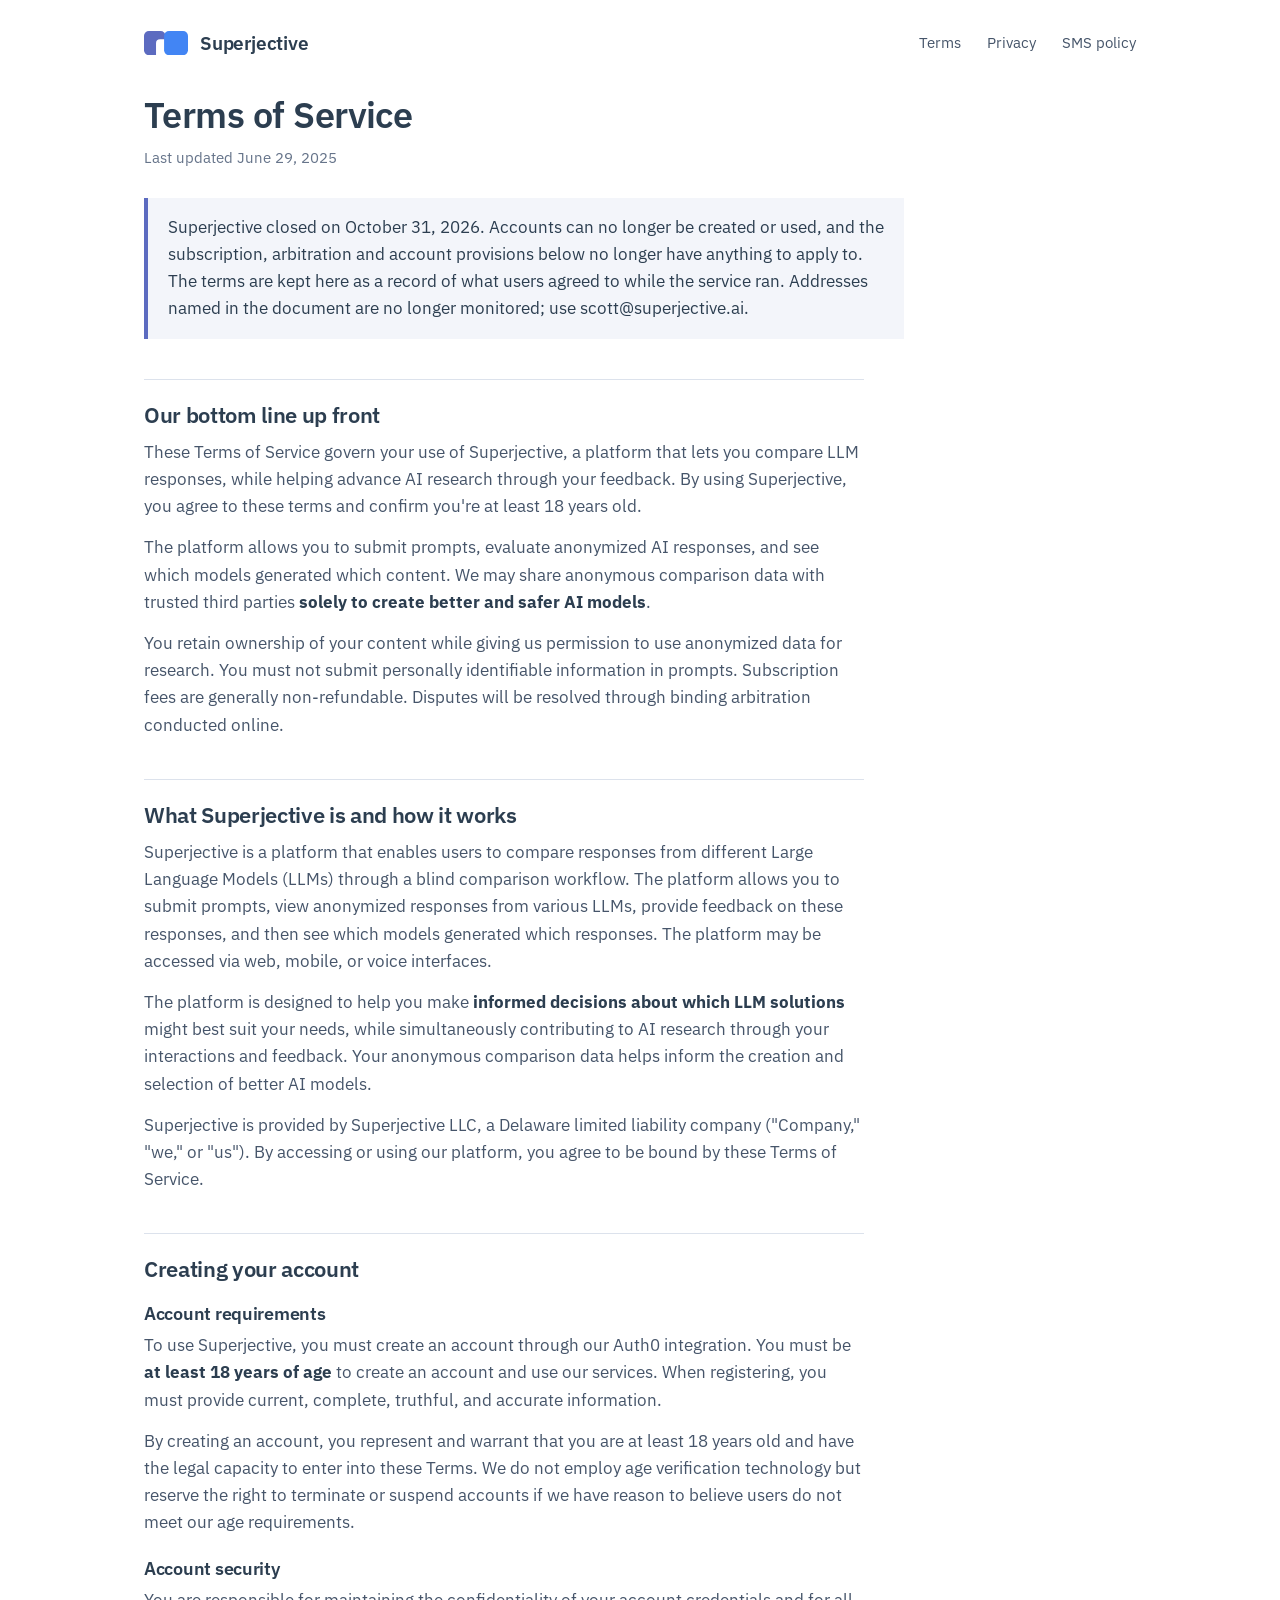
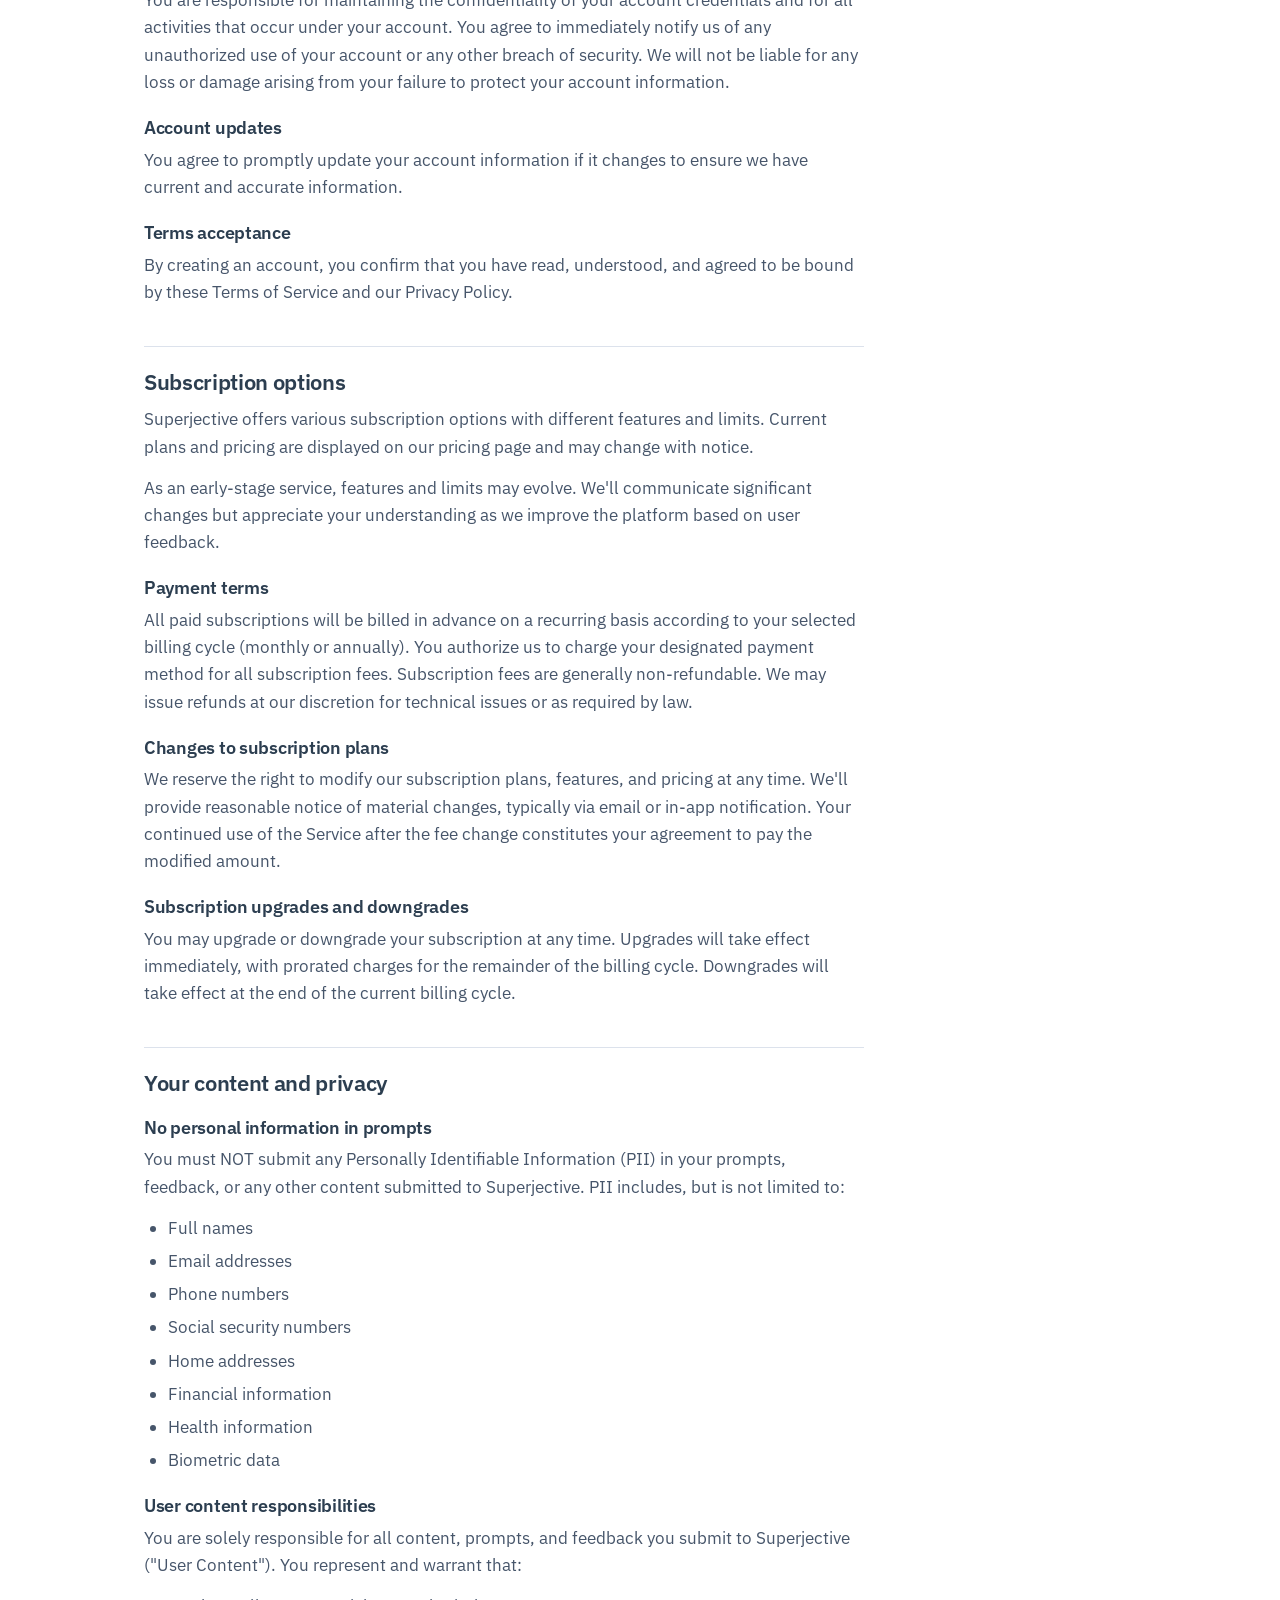
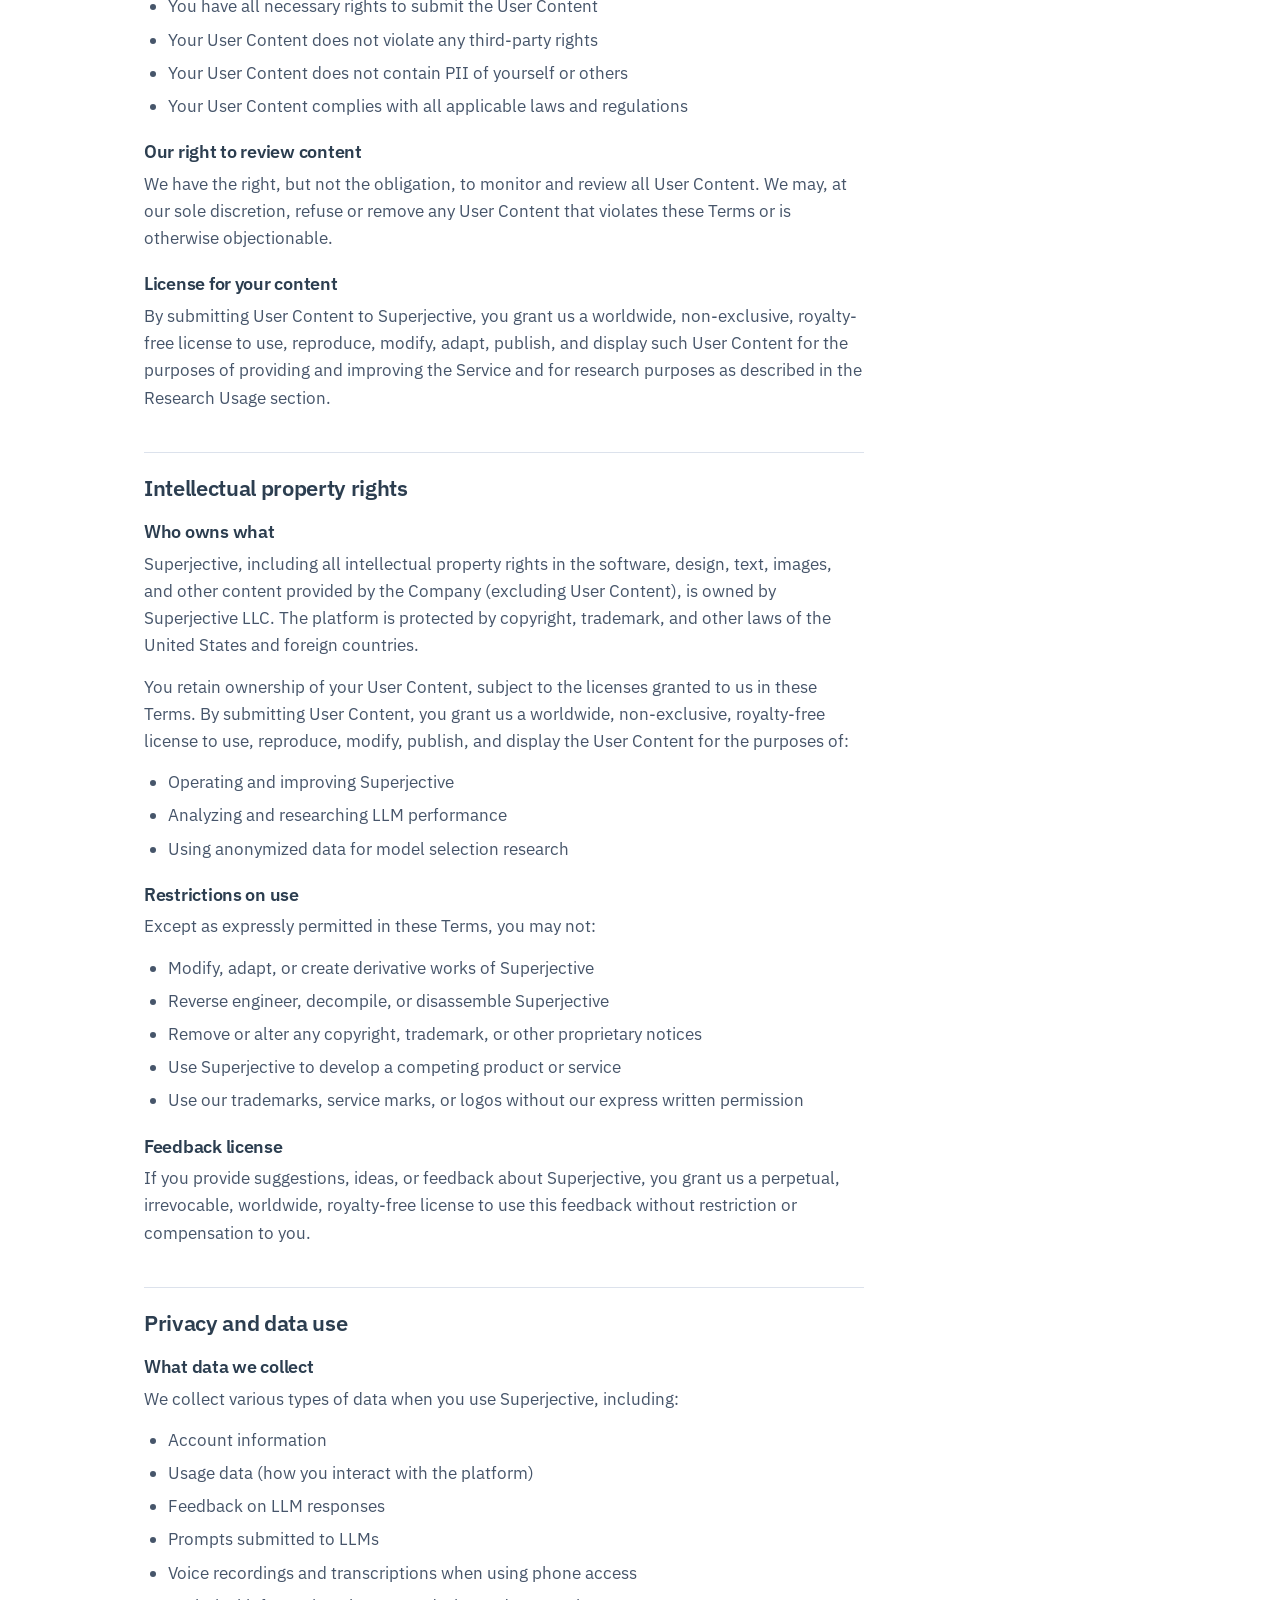
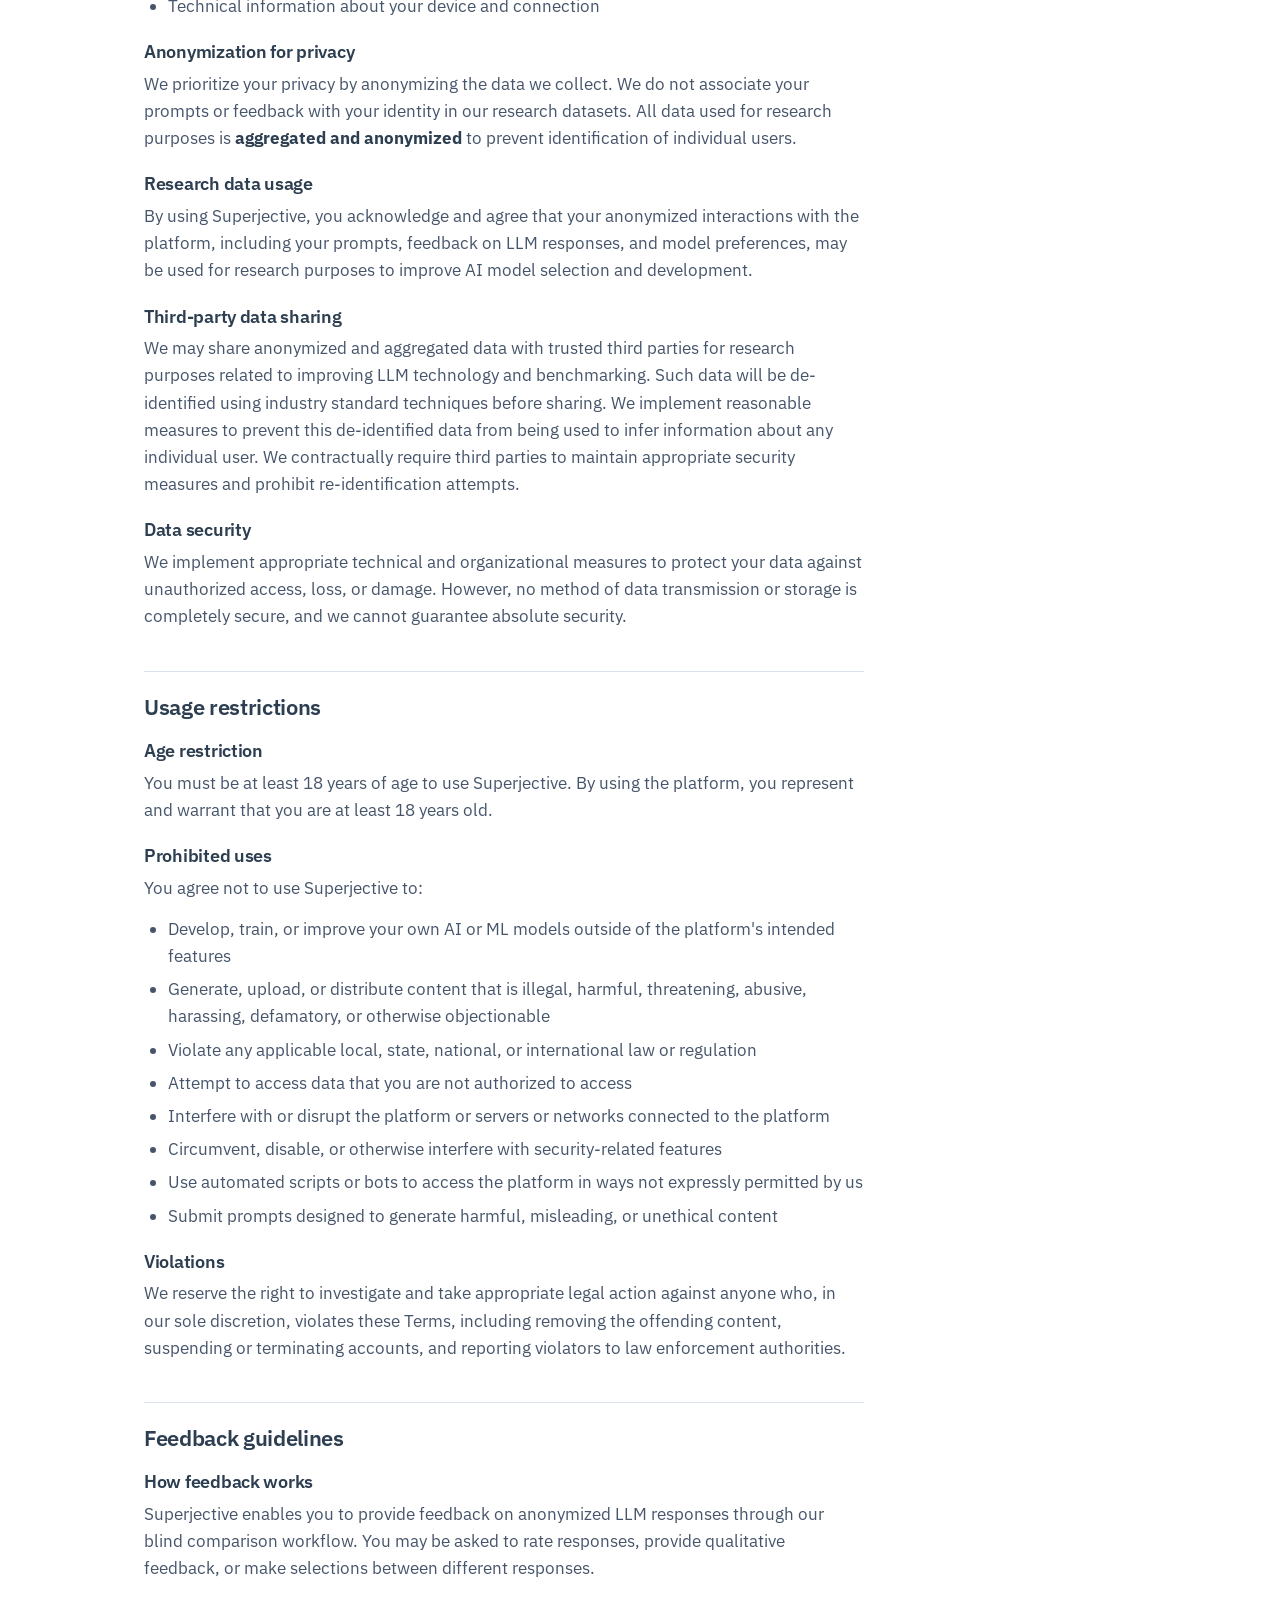
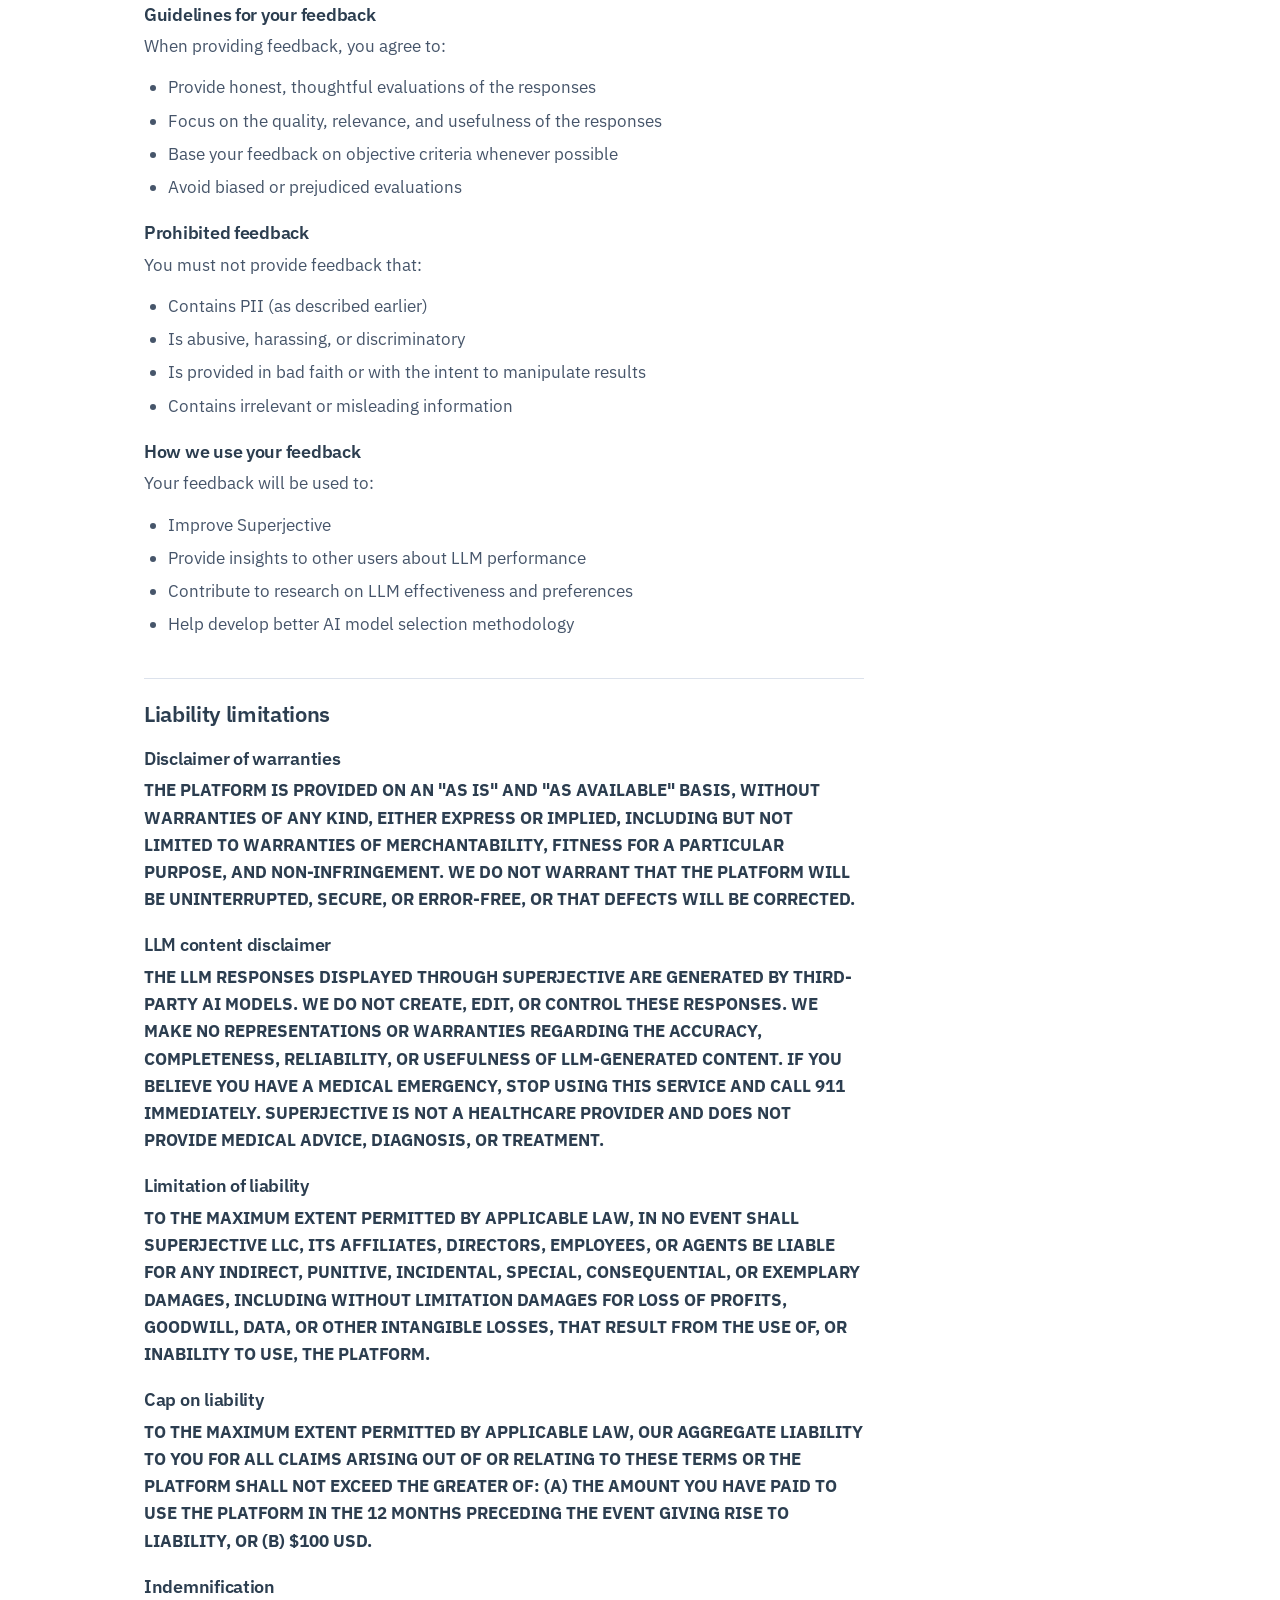
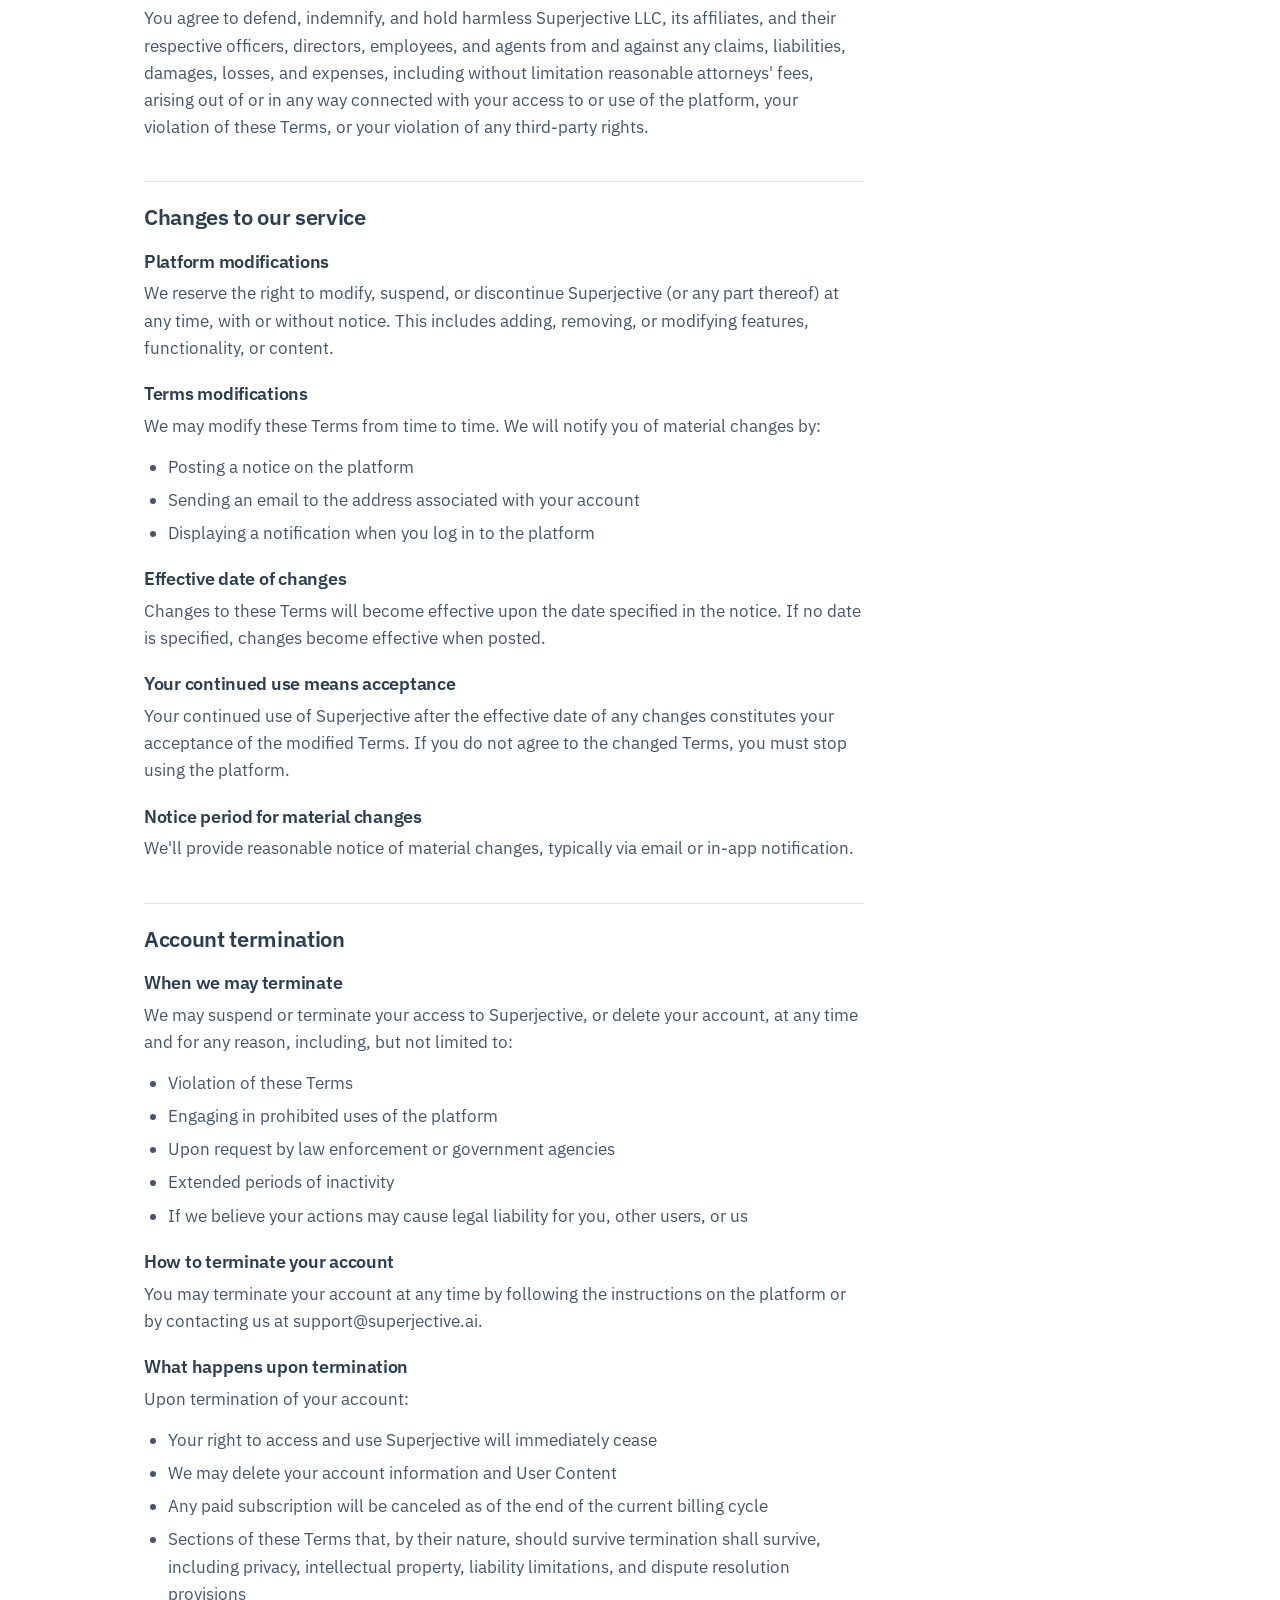
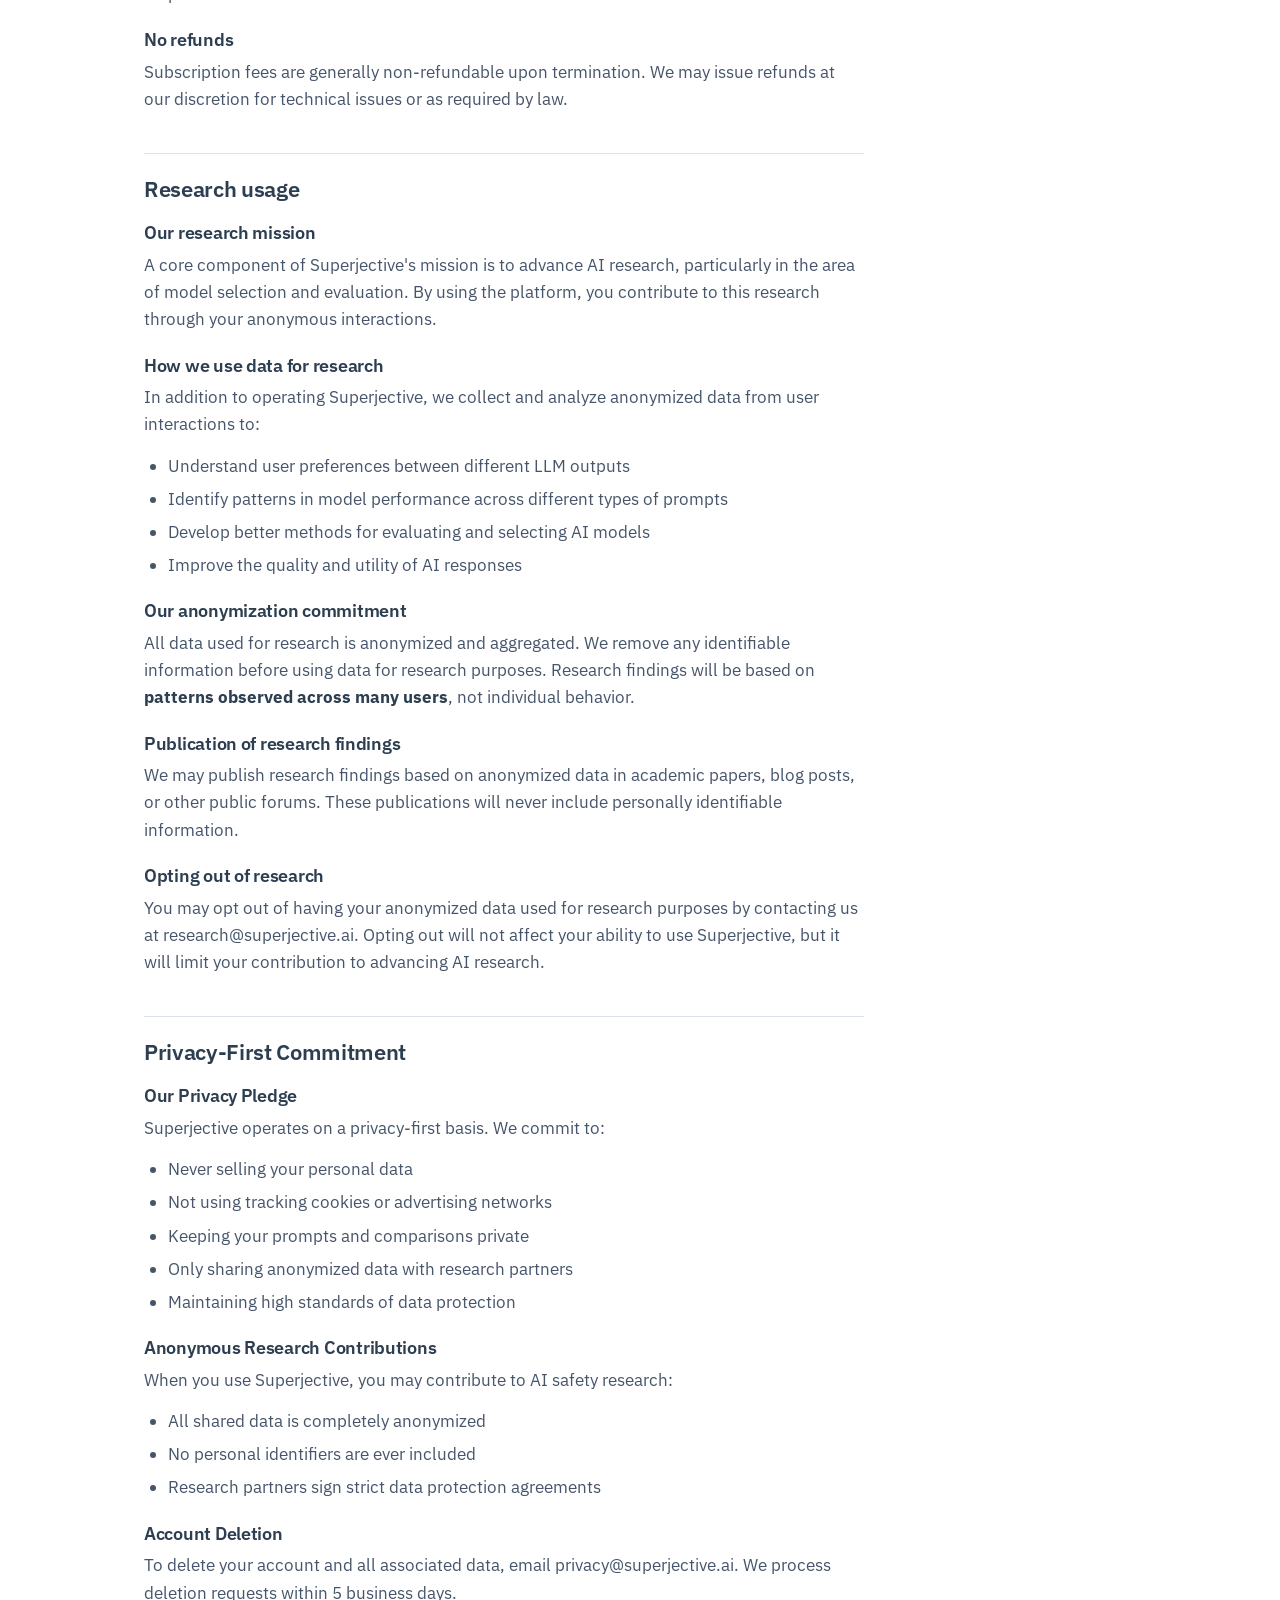
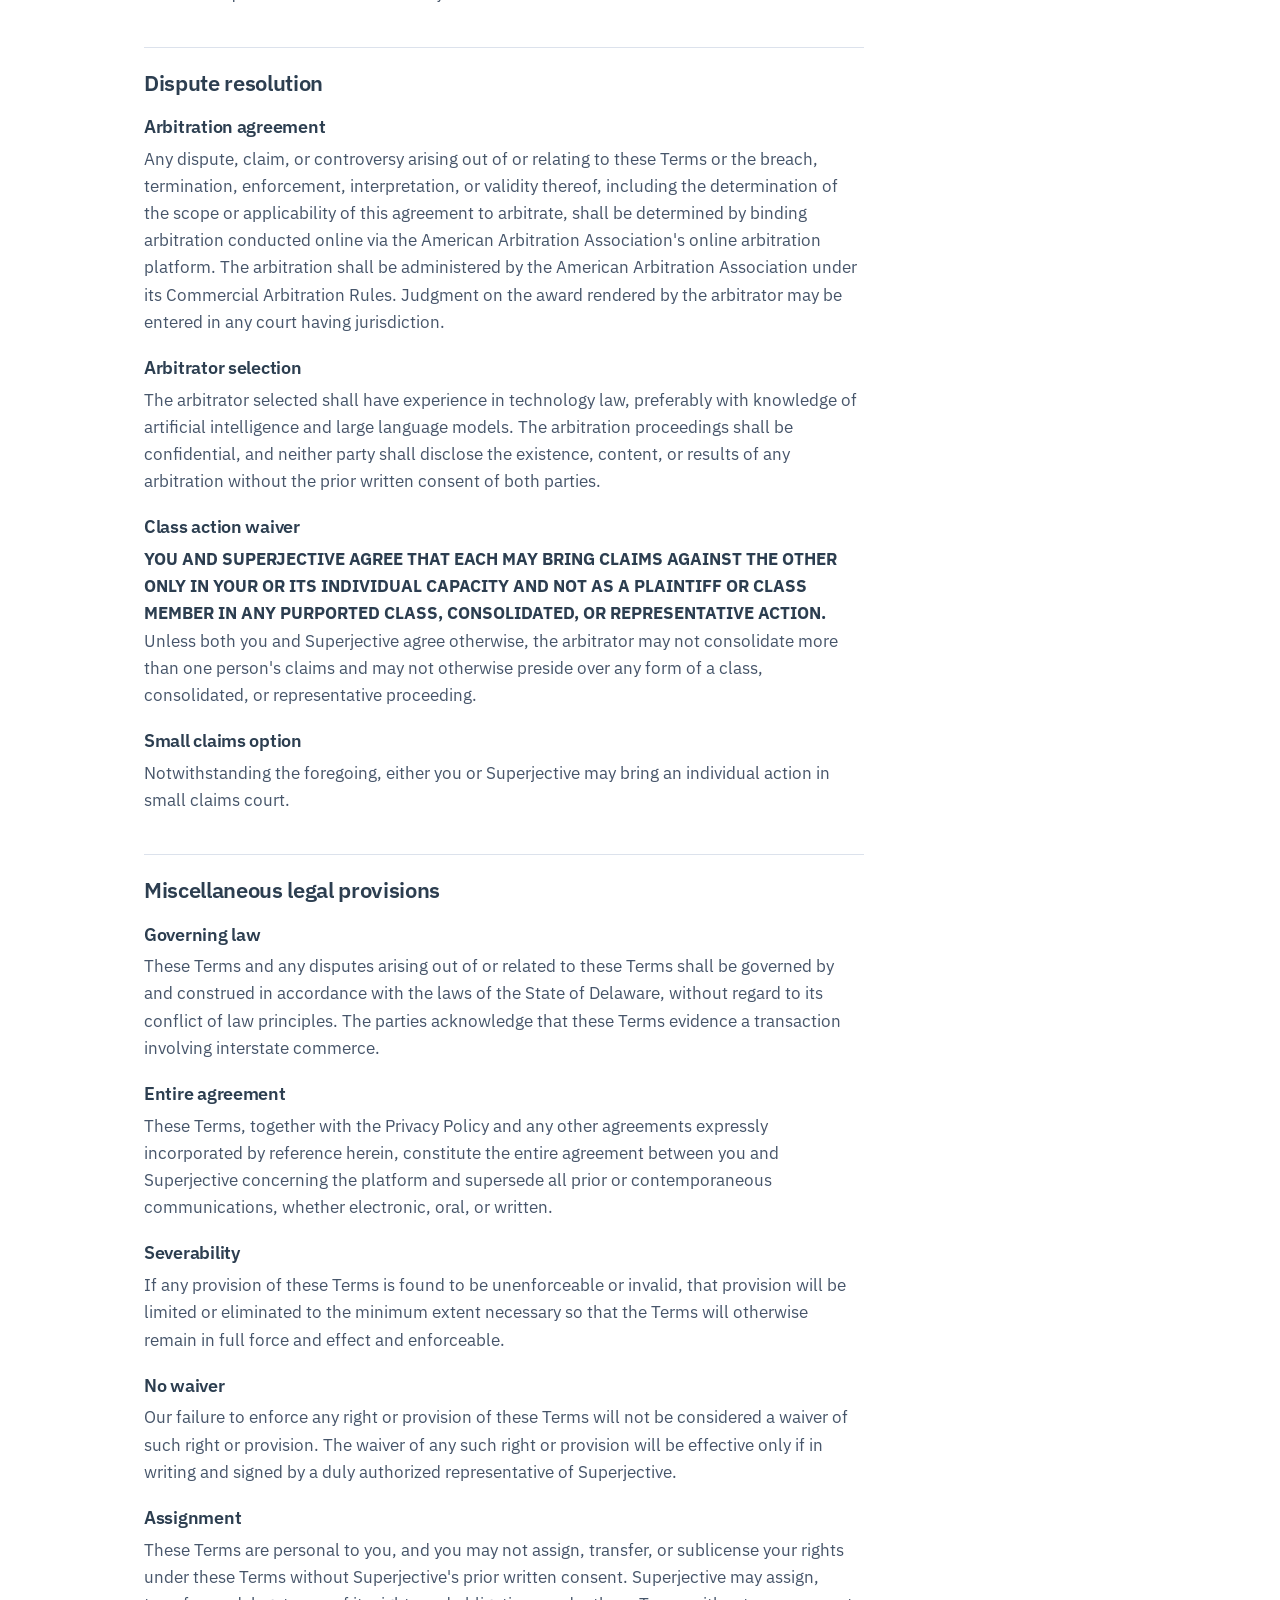
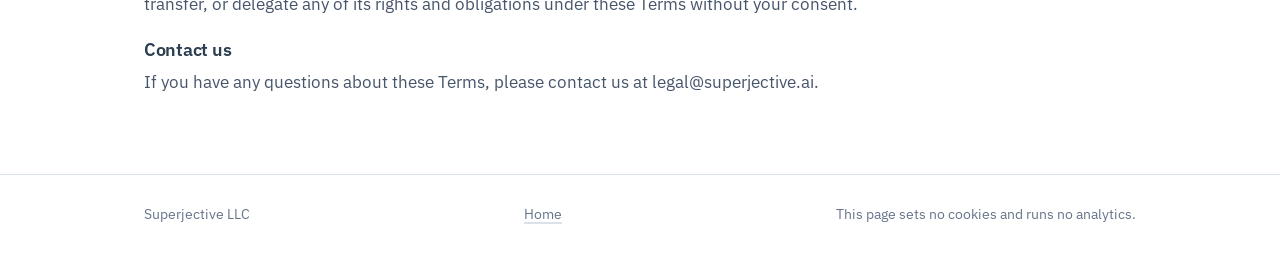
<file: terms/index.html>
<!DOCTYPE html>
<html lang="en">
<head>
<meta charset="utf-8">
<meta name="viewport" content="width=device-width, initial-scale=1">
<title>Terms of Service · Superjective</title>
<meta name="description" content="Terms of Service for Superjective, kept as a record after the service closed in October 2026.">
<meta name="robots" content="noindex, follow">
<link rel="canonical" href="https://superjective.ai/terms/">
<link rel="icon" href="/assets/favicon.svg" type="image/svg+xml">
<link rel="icon" href="/assets/favicon-32.png" sizes="32x32" type="image/png">
<link rel="apple-touch-icon" href="/assets/apple-touch-icon.png">
<link rel="preconnect" href="https://fonts.googleapis.com">
<link rel="preconnect" href="https://fonts.gstatic.com" crossorigin>
<link rel="stylesheet" href="https://fonts.googleapis.com/css2?family=IBM+Plex+Sans:ital,wght@0,400;0,500;0,600;1,400&display=swap">
<link rel="stylesheet" href="/assets/site.css?v=20261108">
</head>
<body>

<header class="site-header">
  <div class="wrap">
    <a class="brand" href="/">
      <svg class="mark" viewBox="0 0 344 189" aria-hidden="true" focusable="false"><rect width="168" height="189" rx="38" fill="#5C6BC0"/><rect x="94" y="64" width="120" height="160" rx="32" fill="#fff"/><rect x="157" width="187" height="189" rx="38" fill="#4285F4"/></svg>
      Superjective
    </a>
    <nav class="site-nav" aria-label="Legal">
      <a href="/terms/">Terms</a>
      <a href="/privacy/">Privacy</a>
      <a href="/sms-policy/">SMS policy</a>
    </nav>
  </div>
</header>

<main class="legal">
  <div class="wrap">
    <h1>Terms of Service</h1>
    <p class="updated">Last updated June 29, 2025</p>
    <div class="notice"><p>Superjective closed on October 31, 2026. Accounts can no longer be created or used, and the subscription, arbitration and account provisions below no longer have anything to apply to. The terms are kept here as a record of what users agreed to while the service ran. Addresses named in the document are no longer monitored; use scott@superjective.ai.</p></div>
    <article>
<section>
    <h2>Our bottom line up front</h2>
    <p>
      These Terms of Service govern your use of Superjective, a platform that lets you compare LLM responses, while helping advance AI research through your feedback. By using Superjective, you agree to these terms and confirm you're at least 18 years old.
    </p>
    <p>
      The platform allows you to submit prompts, evaluate anonymized AI responses, and see which models generated which content. We may share anonymous comparison data with trusted third parties <strong>solely to create better and safer AI models</strong>.
    </p>
    <p>
      You retain ownership of your content while giving us permission to use anonymized data for research. You must not submit personally identifiable information in prompts. Subscription fees are generally non-refundable. Disputes will be resolved through binding arbitration conducted online.
    </p>
  </section>

  <section>
    <h2>What Superjective is and how it works</h2>
    <p>
      Superjective is a platform that enables users to compare responses from different Large Language Models (LLMs) through a blind comparison workflow. The platform allows you to submit prompts, view anonymized responses from various LLMs, provide feedback on these responses, and then see which models generated which responses. The platform may be accessed via web, mobile, or voice interfaces.
    </p>
    <p>
      The platform is designed to help you make <strong>informed decisions about which LLM solutions</strong> might best suit your needs, while simultaneously contributing to AI research through your interactions and feedback. Your anonymous comparison data helps inform the creation and selection of better AI models.
    </p>
    <p>
      Superjective is provided by Superjective LLC, a Delaware limited liability company ("Company," "we," or "us"). By accessing or using our platform, you agree to be bound by these Terms of Service.
    </p>
  </section>

  <section>
    <h2>Creating your account</h2>
    
    <h3>Account requirements</h3>
    <p>
      To use Superjective, you must create an account through our Auth0 integration. You must be <strong>at least 18 years of age</strong> to create an account and use our services. When registering, you must provide current, complete, truthful, and accurate information.
    </p>
    <p>
      By creating an account, you represent and warrant that you are at least 18 years old and have the legal capacity to enter into these Terms. We do not employ age verification technology but reserve the right to terminate or suspend accounts if we have reason to believe users do not meet our age requirements.
    </p>
    
    <h3>Account security</h3>
    <p>
      You are responsible for maintaining the confidentiality of your account credentials and for all activities that occur under your account. You agree to immediately notify us of any unauthorized use of your account or any other breach of security. We will not be liable for any loss or damage arising from your failure to protect your account information.
    </p>

    <h3>Account updates</h3>
    <p>
      You agree to promptly update your account information if it changes to ensure we have current and accurate information.
    </p>

    <h3>Terms acceptance</h3>
    <p>
      By creating an account, you confirm that you have read, understood, and agreed to be bound by these Terms of Service and our Privacy Policy.
    </p>
  </section>

  <section>
    <h2>Subscription options</h2>
    <p>
      Superjective offers various subscription options with different features and limits. Current plans and pricing are displayed on our pricing page and may change with notice.
    </p>
    <p>
      As an early-stage service, features and limits may evolve. We'll communicate significant changes but appreciate your understanding as we improve the platform based on user feedback.
    </p>

    <h3>Payment terms</h3>
    <p>
      All paid subscriptions will be billed in advance on a recurring basis according to your selected billing cycle (monthly or annually). You authorize us to charge your designated payment method for all subscription fees. Subscription fees are generally non-refundable. We may issue refunds at our discretion for technical issues or as required by law.
    </p>

    <h3>Changes to subscription plans</h3>
    <p>
      We reserve the right to modify our subscription plans, features, and pricing at any time. We'll provide reasonable notice of material changes, typically via email or in-app notification. Your continued use of the Service after the fee change constitutes your agreement to pay the modified amount.
    </p>

    <h3>Subscription upgrades and downgrades</h3>
    <p>
      You may upgrade or downgrade your subscription at any time. Upgrades will take effect immediately, with prorated charges for the remainder of the billing cycle. Downgrades will take effect at the end of the current billing cycle.
    </p>
  </section>

  <section>
    <h2>Your content and privacy</h2>
    
    <h3>No personal information in prompts</h3>
    <p>
      You must NOT submit any Personally Identifiable Information (PII) in your prompts, feedback, or any other content submitted to Superjective. PII includes, but is not limited to:
    </p>
    <ul>
      <li>Full names</li>
      <li>Email addresses</li>
      <li>Phone numbers</li>
      <li>Social security numbers</li>
      <li>Home addresses</li>
      <li>Financial information</li>
      <li>Health information</li>
      <li>Biometric data</li>
    </ul>

    <h3>User content responsibilities</h3>
    <p>
      You are solely responsible for all content, prompts, and feedback you submit to Superjective ("User Content"). You represent and warrant that:
    </p>
    <ul>
      <li>You have all necessary rights to submit the User Content</li>
      <li>Your User Content does not violate any third-party rights</li>
      <li>Your User Content does not contain PII of yourself or others</li>
      <li>Your User Content complies with all applicable laws and regulations</li>
    </ul>

    <h3>Our right to review content</h3>
    <p>
      We have the right, but not the obligation, to monitor and review all User Content. We may, at our sole discretion, refuse or remove any User Content that violates these Terms or is otherwise objectionable.
    </p>

    <h3>License for your content</h3>
    <p>
      By submitting User Content to Superjective, you grant us a worldwide, non-exclusive, royalty-free license to use, reproduce, modify, adapt, publish, and display such User Content for the purposes of providing and improving the Service and for research purposes as described in the Research Usage section.
    </p>
  </section>

  <section>
    <h2>Intellectual property rights</h2>
    
    <h3>Who owns what</h3>
    <p>
      Superjective, including all intellectual property rights in the software, design, text, images, and other content provided by the Company (excluding User Content), is owned by Superjective LLC. The platform is protected by copyright, trademark, and other laws of the United States and foreign countries.
    </p>
    <p>
      You retain ownership of your User Content, subject to the licenses granted to us in these Terms. By submitting User Content, you grant us a worldwide, non-exclusive, royalty-free license to use, reproduce, modify, publish, and display the User Content for the purposes of:
    </p>
    <ul>
      <li>Operating and improving Superjective</li>
      <li>Analyzing and researching LLM performance</li>
      <li>Using anonymized data for model selection research</li>
    </ul>

    <h3>Restrictions on use</h3>
    <p>Except as expressly permitted in these Terms, you may not:</p>
    <ul>
      <li>Modify, adapt, or create derivative works of Superjective</li>
      <li>Reverse engineer, decompile, or disassemble Superjective</li>
      <li>Remove or alter any copyright, trademark, or other proprietary notices</li>
      <li>Use Superjective to develop a competing product or service</li>
      <li>Use our trademarks, service marks, or logos without our express written permission</li>
    </ul>

    <h3>Feedback license</h3>
    <p>
      If you provide suggestions, ideas, or feedback about Superjective, you grant us a perpetual, irrevocable, worldwide, royalty-free license to use this feedback without restriction or compensation to you.
    </p>
  </section>

  <section>
    <h2>Privacy and data use</h2>
    
    <h3>What data we collect</h3>
    <p>We collect various types of data when you use Superjective, including:</p>
    <ul>
      <li>Account information</li>
      <li>Usage data (how you interact with the platform)</li>
      <li>Feedback on LLM responses</li>
      <li>Prompts submitted to LLMs</li>
      <li>Voice recordings and transcriptions when using phone access</li>
      <li>Technical information about your device and connection</li>
    </ul>

    <h3>Anonymization for privacy</h3>
    <p>
      We prioritize your privacy by anonymizing the data we collect. We do not associate your prompts or feedback with your identity in our research datasets. All data used for research purposes is <strong>aggregated and anonymized</strong> to prevent identification of individual users.
    </p>

    <h3>Research data usage</h3>
    <p>
      By using Superjective, you acknowledge and agree that your anonymized interactions with the platform, including your prompts, feedback on LLM responses, and model preferences, may be used for research purposes to improve AI model selection and development.
    </p>

    <h3>Third-party data sharing</h3>
    <p>
      We may share anonymized and aggregated data with trusted third parties for research purposes related to improving LLM technology and benchmarking. Such data will be de-identified using industry standard techniques before sharing. We implement reasonable measures to prevent this de-identified data from being used to infer information about any individual user. We contractually require third parties to maintain appropriate security measures and prohibit re-identification attempts.
    </p>

    <h3>Data security</h3>
    <p>
      We implement appropriate technical and organizational measures to protect your data against unauthorized access, loss, or damage. However, no method of data transmission or storage is completely secure, and we cannot guarantee absolute security.
    </p>
  </section>

  <section>
    <h2>Usage restrictions</h2>
    
    <h3>Age restriction</h3>
    <p>
      You must be at least 18 years of age to use Superjective. By using the platform, you represent and warrant that you are at least 18 years old.
    </p>

    <h3>Prohibited uses</h3>
    <p>You agree not to use Superjective to:</p>
    <ul>
      <li>Develop, train, or improve your own AI or ML models outside of the platform's intended features</li>
      <li>Generate, upload, or distribute content that is illegal, harmful, threatening, abusive, harassing, defamatory, or otherwise objectionable</li>
      <li>Violate any applicable local, state, national, or international law or regulation</li>
      <li>Attempt to access data that you are not authorized to access</li>
      <li>Interfere with or disrupt the platform or servers or networks connected to the platform</li>
      <li>Circumvent, disable, or otherwise interfere with security-related features</li>
      <li>Use automated scripts or bots to access the platform in ways not expressly permitted by us</li>
      <li>Submit prompts designed to generate harmful, misleading, or unethical content</li>
    </ul>

    <h3>Violations</h3>
    <p>
      We reserve the right to investigate and take appropriate legal action against anyone who, in our sole discretion, violates these Terms, including removing the offending content, suspending or terminating accounts, and reporting violators to law enforcement authorities.
    </p>
  </section>

  <section>
    <h2>Feedback guidelines</h2>
    
    <h3>How feedback works</h3>
    <p>
      Superjective enables you to provide feedback on anonymized LLM responses through our blind comparison workflow. You may be asked to rate responses, provide qualitative feedback, or make selections between different responses.
    </p>

    <h3>Guidelines for your feedback</h3>
    <p>When providing feedback, you agree to:</p>
    <ul>
      <li>Provide honest, thoughtful evaluations of the responses</li>
      <li>Focus on the quality, relevance, and usefulness of the responses</li>
      <li>Base your feedback on objective criteria whenever possible</li>
      <li>Avoid biased or prejudiced evaluations</li>
    </ul>

    <h3>Prohibited feedback</h3>
    <p>You must not provide feedback that:</p>
    <ul>
      <li>Contains PII (as described earlier)</li>
      <li>Is abusive, harassing, or discriminatory</li>
      <li>Is provided in bad faith or with the intent to manipulate results</li>
      <li>Contains irrelevant or misleading information</li>
    </ul>

    <h3>How we use your feedback</h3>
    <p>Your feedback will be used to:</p>
    <ul>
      <li>Improve Superjective</li>
      <li>Provide insights to other users about LLM performance</li>
      <li>Contribute to research on LLM effectiveness and preferences</li>
      <li>Help develop better AI model selection methodology</li>
    </ul>
  </section>

  <section>
    <h2>Liability limitations</h2>
    
    <h3>Disclaimer of warranties</h3>
    <p>
      <strong>THE PLATFORM IS PROVIDED ON AN "AS IS" AND "AS AVAILABLE" BASIS, WITHOUT WARRANTIES OF ANY KIND, EITHER EXPRESS OR IMPLIED, INCLUDING BUT NOT LIMITED TO WARRANTIES OF MERCHANTABILITY, FITNESS FOR A PARTICULAR PURPOSE, AND NON-INFRINGEMENT. WE DO NOT WARRANT THAT THE PLATFORM WILL BE UNINTERRUPTED, SECURE, OR ERROR-FREE, OR THAT DEFECTS WILL BE CORRECTED.</strong>
    </p>

    <h3>LLM content disclaimer</h3>
    <p>
      <strong>THE LLM RESPONSES DISPLAYED THROUGH SUPERJECTIVE ARE GENERATED BY THIRD-PARTY AI MODELS. WE DO NOT CREATE, EDIT, OR CONTROL THESE RESPONSES. WE MAKE NO REPRESENTATIONS OR WARRANTIES REGARDING THE ACCURACY, COMPLETENESS, RELIABILITY, OR USEFULNESS OF LLM-GENERATED CONTENT. IF YOU BELIEVE YOU HAVE A MEDICAL EMERGENCY, STOP USING THIS SERVICE AND CALL 911 IMMEDIATELY. SUPERJECTIVE IS NOT A HEALTHCARE PROVIDER AND DOES NOT PROVIDE MEDICAL ADVICE, DIAGNOSIS, OR TREATMENT.</strong>
    </p>

    <h3>Limitation of liability</h3>
    <p>
      <strong>TO THE MAXIMUM EXTENT PERMITTED BY APPLICABLE LAW, IN NO EVENT SHALL SUPERJECTIVE LLC, ITS AFFILIATES, DIRECTORS, EMPLOYEES, OR AGENTS BE LIABLE FOR ANY INDIRECT, PUNITIVE, INCIDENTAL, SPECIAL, CONSEQUENTIAL, OR EXEMPLARY DAMAGES, INCLUDING WITHOUT LIMITATION DAMAGES FOR LOSS OF PROFITS, GOODWILL, DATA, OR OTHER INTANGIBLE LOSSES, THAT RESULT FROM THE USE OF, OR INABILITY TO USE, THE PLATFORM.</strong>
    </p>

    <h3>Cap on liability</h3>
    <p>
      <strong>TO THE MAXIMUM EXTENT PERMITTED BY APPLICABLE LAW, OUR AGGREGATE LIABILITY TO YOU FOR ALL CLAIMS ARISING OUT OF OR RELATING TO THESE TERMS OR THE PLATFORM SHALL NOT EXCEED THE GREATER OF: (A) THE AMOUNT YOU HAVE PAID TO USE THE PLATFORM IN THE 12 MONTHS PRECEDING THE EVENT GIVING RISE TO LIABILITY, OR (B) $100 USD.</strong>
    </p>

    <h3>Indemnification</h3>
    <p>
      You agree to defend, indemnify, and hold harmless Superjective LLC, its affiliates, and their respective officers, directors, employees, and agents from and against any claims, liabilities, damages, losses, and expenses, including without limitation reasonable attorneys' fees, arising out of or in any way connected with your access to or use of the platform, your violation of these Terms, or your violation of any third-party rights.
    </p>
  </section>

  <section>
    <h2>Changes to our service</h2>
    
    <h3>Platform modifications</h3>
    <p>
      We reserve the right to modify, suspend, or discontinue Superjective (or any part thereof) at any time, with or without notice. This includes adding, removing, or modifying features, functionality, or content.
    </p>

    <h3>Terms modifications</h3>
    <p>We may modify these Terms from time to time. We will notify you of material changes by:</p>
    <ul>
      <li>Posting a notice on the platform</li>
      <li>Sending an email to the address associated with your account</li>
      <li>Displaying a notification when you log in to the platform</li>
    </ul>

    <h3>Effective date of changes</h3>
    <p>
      Changes to these Terms will become effective upon the date specified in the notice. If no date is specified, changes become effective when posted.
    </p>

    <h3>Your continued use means acceptance</h3>
    <p>
      Your continued use of Superjective after the effective date of any changes constitutes your acceptance of the modified Terms. If you do not agree to the changed Terms, you must stop using the platform.
    </p>

    <h3>Notice period for material changes</h3>
    <p>
      We'll provide reasonable notice of material changes, typically via email or in-app notification.
    </p>
  </section>

  <section>
    <h2>Account termination</h2>
    
    <h3>When we may terminate</h3>
    <p>We may suspend or terminate your access to Superjective, or delete your account, at any time and for any reason, including, but not limited to:</p>
    <ul>
      <li>Violation of these Terms</li>
      <li>Engaging in prohibited uses of the platform</li>
      <li>Upon request by law enforcement or government agencies</li>
      <li>Extended periods of inactivity</li>
      <li>If we believe your actions may cause legal liability for you, other users, or us</li>
    </ul>

    <h3>How to terminate your account</h3>
    <p>
      You may terminate your account at any time by following the instructions on the platform or by contacting us at support@superjective.ai.
    </p>

    <h3>What happens upon termination</h3>
    <p>Upon termination of your account:</p>
    <ul>
      <li>Your right to access and use Superjective will immediately cease</li>
      <li>We may delete your account information and User Content</li>
      <li>Any paid subscription will be canceled as of the end of the current billing cycle</li>
      <li>Sections of these Terms that, by their nature, should survive termination shall survive, including privacy, intellectual property, liability limitations, and dispute resolution provisions</li>
    </ul>

    <h3>No refunds</h3>
    <p>
      Subscription fees are generally non-refundable upon termination. We may issue refunds at our discretion for technical issues or as required by law.
    </p>
  </section>

  <section>
    <h2>Research usage</h2>
    
    <h3>Our research mission</h3>
    <p>
      A core component of Superjective's mission is to advance AI research, particularly in the area of model selection and evaluation. By using the platform, you contribute to this research through your anonymous interactions.
    </p>

    <h3>How we use data for research</h3>
    <p>In addition to operating Superjective, we collect and analyze anonymized data from user interactions to:</p>
    <ul>
      <li>Understand user preferences between different LLM outputs</li>
      <li>Identify patterns in model performance across different types of prompts</li>
      <li>Develop better methods for evaluating and selecting AI models</li>
      <li>Improve the quality and utility of AI responses</li>
    </ul>

    <h3>Our anonymization commitment</h3>
    <p>
      All data used for research is anonymized and aggregated. We remove any identifiable information before using data for research purposes. Research findings will be based on <strong>patterns observed across many users</strong>, not individual behavior.
    </p>

    <h3>Publication of research findings</h3>
    <p>
      We may publish research findings based on anonymized data in academic papers, blog posts, or other public forums. These publications will never include personally identifiable information.
    </p>

    <h3>Opting out of research</h3>
    <p>
      You may opt out of having your anonymized data used for research purposes by contacting us at research@superjective.ai. Opting out will not affect your ability to use Superjective, but it will limit your contribution to advancing AI research.
    </p>
  </section>

  <section>
    <h2>Privacy-First Commitment</h2>
    
    <h3>Our Privacy Pledge</h3>
    <p>Superjective operates on a privacy-first basis. We commit to:</p>
    <ul>
      <li>Never selling your personal data</li>
      <li>Not using tracking cookies or advertising networks</li>
      <li>Keeping your prompts and comparisons private</li>
      <li>Only sharing anonymized data with research partners</li>
      <li>Maintaining high standards of data protection</li>
    </ul>

    <h3>Anonymous Research Contributions</h3>
    <p>When you use Superjective, you may contribute to AI safety research:</p>
    <ul>
      <li>All shared data is completely anonymized</li>
      <li>No personal identifiers are ever included</li>
      <li>Research partners sign strict data protection agreements</li>
    </ul>

    <h3>Account Deletion</h3>
    <p>
      To delete your account and all associated data, email privacy@superjective.ai. We process deletion requests within 5 business days.
    </p>
  </section>

  <section>
    <h2>Dispute resolution</h2>
    
    <h3>Arbitration agreement</h3>
    <p>
      Any dispute, claim, or controversy arising out of or relating to these Terms or the breach, termination, enforcement, interpretation, or validity thereof, including the determination of the scope or applicability of this agreement to arbitrate, shall be determined by binding arbitration conducted online via the American Arbitration Association's online arbitration platform. The arbitration shall be administered by the American Arbitration Association under its Commercial Arbitration Rules. Judgment on the award rendered by the arbitrator may be entered in any court having jurisdiction.
    </p>

    <h3>Arbitrator selection</h3>
    <p>
      The arbitrator selected shall have experience in technology law, preferably with knowledge of artificial intelligence and large language models. The arbitration proceedings shall be confidential, and neither party shall disclose the existence, content, or results of any arbitration without the prior written consent of both parties.
    </p>

    <h3>Class action waiver</h3>
    <p>
      <strong>YOU AND SUPERJECTIVE AGREE THAT EACH MAY BRING CLAIMS AGAINST THE OTHER ONLY IN YOUR OR ITS INDIVIDUAL CAPACITY AND NOT AS A PLAINTIFF OR CLASS MEMBER IN ANY PURPORTED CLASS, CONSOLIDATED, OR REPRESENTATIVE ACTION.</strong> Unless both you and Superjective agree otherwise, the arbitrator may not consolidate more than one person's claims and may not otherwise preside over any form of a class, consolidated, or representative proceeding.
    </p>

    <h3>Small claims option</h3>
    <p>
      Notwithstanding the foregoing, either you or Superjective may bring an individual action in small claims court.
    </p>
  </section>

  <section>
    <h2>Miscellaneous legal provisions</h2>
    
    <h3>Governing law</h3>
    <p>
      These Terms and any disputes arising out of or related to these Terms shall be governed by and construed in accordance with the laws of the State of Delaware, without regard to its conflict of law principles. The parties acknowledge that these Terms evidence a transaction involving interstate commerce.
    </p>

    <h3>Entire agreement</h3>
    <p>
      These Terms, together with the Privacy Policy and any other agreements expressly incorporated by reference herein, constitute the entire agreement between you and Superjective concerning the platform and supersede all prior or contemporaneous communications, whether electronic, oral, or written.
    </p>

    <h3>Severability</h3>
    <p>
      If any provision of these Terms is found to be unenforceable or invalid, that provision will be limited or eliminated to the minimum extent necessary so that the Terms will otherwise remain in full force and effect and enforceable.
    </p>

    <h3>No waiver</h3>
    <p>
      Our failure to enforce any right or provision of these Terms will not be considered a waiver of such right or provision. The waiver of any such right or provision will be effective only if in writing and signed by a duly authorized representative of Superjective.
    </p>

    <h3>Assignment</h3>
    <p>
      These Terms are personal to you, and you may not assign, transfer, or sublicense your rights under these Terms without Superjective's prior written consent. Superjective may assign, transfer, or delegate any of its rights and obligations under these Terms without your consent.
    </p>

    <h3>Contact us</h3>
    <p>
      If you have any questions about these Terms, please contact us at legal@superjective.ai.
    </p>
  </section>
    </article>
  </div>
</main>

<footer class="site-footer">
  <div class="wrap">
    <span>Superjective LLC</span>
    <nav aria-label="Site"><a href="/">Home</a></nav>
    <span>This page sets no cookies and runs no analytics.</span>
  </div>
</footer>

</body>
</html>
</file>
<file: assets/site.css>
:root {
  --paper: #ffffff;
  --paper-2: #f3f5fa;
  --ink: #2c3e50;
  --ink-2: #46556a;
  --muted: #66748a;
  --blue: #4285f4;
  --indigo: #5c6bc0;
  --line: #dce2ec;
  --sans: "IBM Plex Sans", Inter, -apple-system, BlinkMacSystemFont, "Segoe UI", Roboto, Helvetica, Arial, sans-serif;
  --wrap: 1040px;
  --prose: 680px;
}

* { box-sizing: border-box; }
html { -webkit-text-size-adjust: 100%; }
body {
  margin: 0;
  font-family: var(--sans);
  font-size: 17px;
  line-height: 1.6;
  color: var(--ink);
  background: var(--paper);
  -webkit-font-smoothing: antialiased;
  text-rendering: optimizeLegibility;
}
h1, h2, h3 { margin: 0; font-weight: 600; line-height: 1.15; letter-spacing: -0.015em; }
p { margin: 0; }
a { color: var(--ink); text-decoration: underline; text-decoration-color: var(--blue); text-decoration-thickness: 1.5px; text-underline-offset: 3px; }
a:hover { color: var(--blue); }
:focus-visible { outline: 2px solid var(--blue); outline-offset: 3px; border-radius: 2px; }
img, svg { max-width: 100%; height: auto; }

.wrap { max-width: var(--wrap); margin: 0 auto; padding: 0 24px; }
.prose { max-width: var(--prose); }

/* header */
.site-header { padding: 28px 0 0; }
.site-header .wrap { display: flex; align-items: center; justify-content: space-between; gap: 24px; flex-wrap: wrap; }
.brand { display: inline-flex; align-items: center; gap: 12px; text-decoration: none; font-weight: 600; font-size: 19px; letter-spacing: -0.01em; }
.brand:hover { color: var(--ink); }
.brand .mark { width: 44px; height: auto; display: block; }
.site-nav { display: flex; gap: 26px; font-size: 15px; }
.site-nav a { text-decoration: none; color: var(--ink-2); }
.site-nav a:hover { color: var(--blue); }

/* hero */
.hero { padding: 64px 0 16px; }
.hero .wrap { display: grid; grid-template-columns: minmax(0, 1.05fr) minmax(0, 0.95fr); gap: 48px; align-items: start; }
.hero h1 { font-size: 44px; max-width: 13em; margin-bottom: 24px; }
.hero .lede { font-size: 18px; line-height: 1.55; color: var(--ink-2); max-width: var(--prose); }
.shot { margin: 8px 0 0; }
.shot img { display: block; width: 100%; border: 1px solid var(--line); border-radius: 10px; background: var(--paper-2); }
.shot figcaption { margin-top: 10px; font-size: 14px; color: var(--muted); line-height: 1.45; }

/* hero image stack: three steps cascading down and to the right */
.stack { margin: 8px 0 0; }
.stack picture { display: block; position: relative; width: 80%; }
.stack picture + picture { margin-top: -7%; }
.stack picture:nth-child(2) { margin-left: 10%; z-index: 2; }
.stack picture:nth-child(3) { margin-left: 20%; z-index: 3; }
.stack img { display: block; width: 100%; border: 1px solid var(--line); border-radius: 10px; background: #fff; box-shadow: 0 10px 28px rgba(15, 23, 42, 0.14), 0 2px 6px rgba(15, 23, 42, 0.08); }

/* sections */
section { padding: 56px 0; }
section + section { border-top: 1px solid var(--line); }
.hero + section { padding-top: 24px; }
h2 { font-size: 28px; margin-bottom: 10px; }
.intro { color: var(--ink-2); max-width: var(--prose); margin-bottom: 36px; }
#work .intro { max-width: none; }

/* the two project blocks: the logo's two squares */
.work { display: grid; grid-template-columns: 1fr 1fr; gap: 36px; }
.block { border-top: 5px solid var(--indigo); padding-top: 22px; }
.block.blue { border-top-color: var(--blue); }
.block h3 { font-size: 24px; margin-bottom: 4px; }
.block .meta { font-size: 15px; color: var(--muted); margin-bottom: 16px; }
.block p + p { margin-top: 12px; }
.block .links { margin-top: 20px; display: flex; flex-wrap: wrap; gap: 8px 22px; font-size: 15px; }

/* where the work continues: full width under the two blocks */
.now { margin-top: 44px; padding-top: 24px; border-top: 1px solid var(--line); color: var(--ink); }
.now .sig { display: block; margin-top: 6px; color: var(--muted); font-size: 15px; }

/* research list */
.posts { list-style: none; margin: 0; padding: 0; max-width: 760px; }
.posts li { padding: 22px 0; border-top: 1px solid var(--line); }
.posts li:last-child { border-bottom: 1px solid var(--line); }
.posts .title { font-size: 19px; font-weight: 600; line-height: 1.3; letter-spacing: -0.01em; }
.posts .where { font-size: 15px; color: var(--muted); margin: 6px 0 8px; }
.posts .what { color: var(--ink-2); }
.also { margin-top: 32px; color: var(--ink-2); max-width: 760px; }

/* contact + footer */
.contact p { max-width: var(--prose); }
.site-footer { border-top: 1px solid var(--line); padding: 28px 0 44px; font-size: 14px; color: var(--muted); }
.site-footer .wrap { display: flex; justify-content: space-between; flex-wrap: wrap; gap: 10px 28px; }
.site-footer a { color: var(--muted); text-decoration-color: var(--line); }
.site-footer a:hover { color: var(--blue); }
.site-footer nav { display: flex; flex-wrap: wrap; gap: 8px 20px; }

/* legal pages */
.legal { padding: 36px 0 64px; }
.legal .notice { background: var(--paper-2); border-left: 4px solid var(--indigo); padding: 16px 20px; margin: 28px 0 36px; max-width: 760px; }
.legal h1 { font-size: 36px; margin-bottom: 10px; }
.legal .updated { color: var(--muted); font-size: 15px; }
.legal article { max-width: 720px; }
.legal article h2 { font-size: 22px; margin: 40px 0 12px; padding-top: 22px; border-top: 1px solid var(--line); }
.legal article h3 { font-size: 18px; margin: 22px 0 8px; }
.legal article p, .legal article li { color: var(--ink-2); }
.legal article p { margin: 0 0 14px; }
.legal article ul, .legal article ol { margin: 0 0 16px; padding-left: 24px; }
.legal article li { margin-bottom: 6px; }
.legal article section { padding: 0; }
.legal article section + section { border-top: 0; }
.legal article strong { color: var(--ink); }

@media (max-width: 920px) and (min-width: 721px) {
  .hero .wrap { grid-template-columns: 1fr; gap: 36px; }
  .shot { max-width: 680px; }
}

@media (max-width: 720px) {
  body { font-size: 16px; }
  .wrap { padding: 0 16px; }
  .site-header { padding-top: 20px; }
  .site-nav { gap: 18px; font-size: 14px; }
  .hero { padding: 44px 0 28px; }
  .hero .wrap { grid-template-columns: 1fr; gap: 32px; }
  .hero h1 { font-size: 34px; }
  .hero .lede { font-size: 17px; }
  section { padding: 40px 0; }
  h2 { font-size: 24px; }
  .work { grid-template-columns: 1fr; gap: 32px; }
  .block h3 { font-size: 22px; }
  .now { margin-top: 32px; }
  .legal h1 { font-size: 28px; }
}

@media (prefers-reduced-motion: reduce) {
  * { transition: none !important; animation: none !important; }
}
</file>
